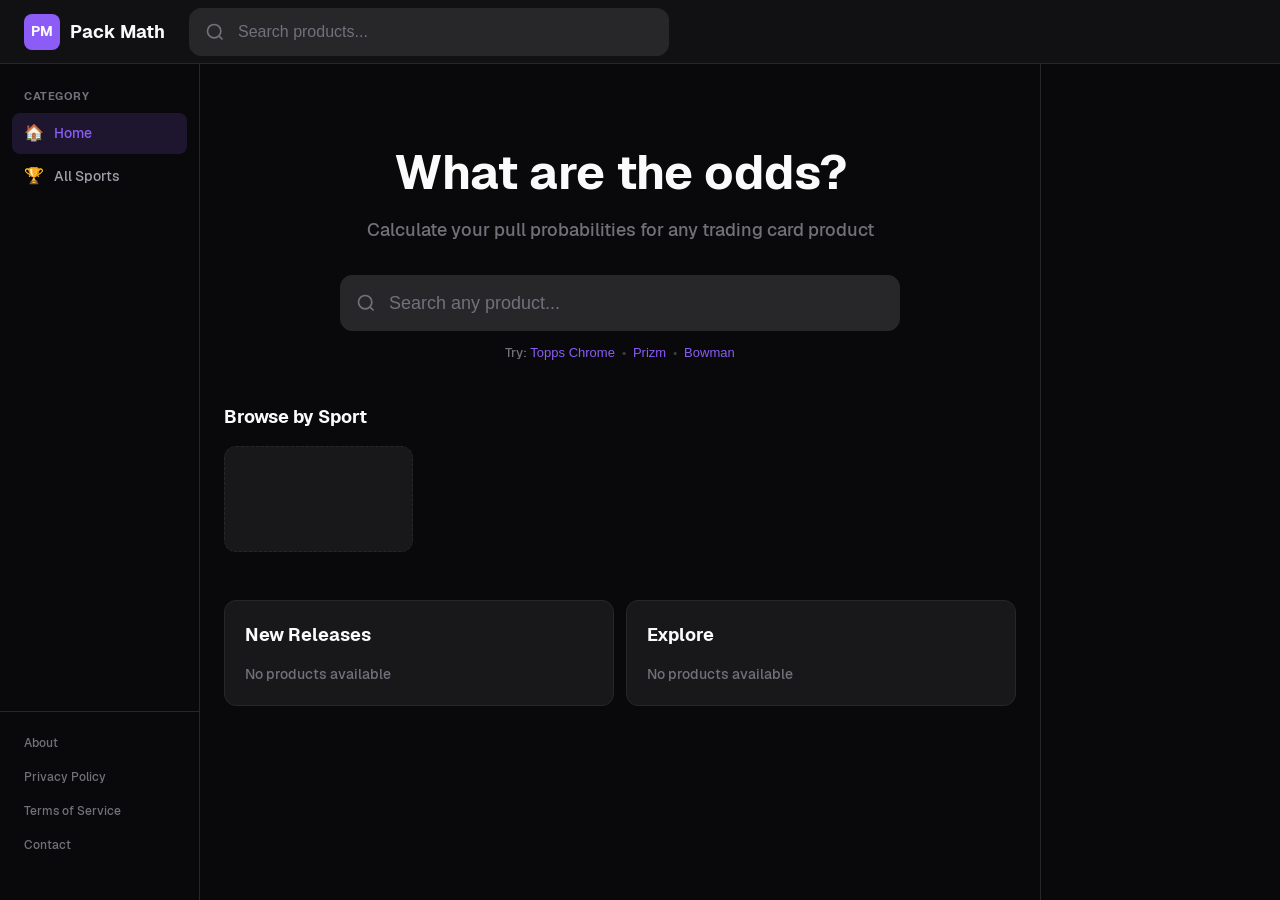
<file: index.html>
<!DOCTYPE html>
<html lang="en">
<head>
    <meta charset="UTF-8">
    <meta name="viewport" content="width=device-width, initial-scale=1.0">
    <title>Pack Math</title>
    <link rel="stylesheet" href="css/styles.css">
</head>
<body>
    <div class="app">
        <!-- Header -->
        <header class="header">
            <div class="header-content">
                <a href="#" class="logo" id="logoLink">
                    <span class="logo-icon">PM</span>
                    <span class="logo-text">Pack Math</span>
                </a>
                <div class="search-container header-search" id="searchContainer">
                    <svg class="search-icon" viewBox="0 0 24 24" fill="none" stroke="currentColor" stroke-width="2">
                        <circle cx="11" cy="11" r="8"/>
                        <path d="m21 21-4.35-4.35"/>
                    </svg>
                    <input type="text" class="search-input" id="headerSearchInput" placeholder="Search products..." autocomplete="off">
                    <div class="search-dropdown hidden" id="searchDropdown">
                        <!-- Populated by JS -->
                    </div>
                </div>
            </div>
        </header>

        <!-- Main Layout -->
        <div class="layout">
            <!-- Mobile Sport Pills (< 768px) -->
            <div class="mobile-nav" id="mobileNav">
                <div class="mobile-pills" id="mobileSportPills">
                    <!-- Populated by JS -->
                </div>
            </div>

            <!-- Left Sidebar - Category Navigation -->
            <aside class="sidebar-left" id="sidebarLeft">
                <nav class="sidebar-nav">
                    <div class="nav-section">
                        <div class="nav-section-title">Category</div>
                        <ul class="nav-list" id="sportNavList">
                            <!-- Populated by JS -->
                        </ul>
                    </div>
                </nav>
                <div class="sidebar-footer">
                    <a href="about.html" class="footer-link">About</a>
                    <a href="privacy.html" class="footer-link">Privacy Policy</a>
                    <a href="terms.html" class="footer-link">Terms of Service</a>
                    <a href="contact.html" class="footer-link">Contact</a>
                </div>
            </aside>

            <!-- Main Content -->
            <main class="main-content">
                <!-- Loading State -->
                <div id="loadingState" class="state-container">
                    <div class="state-icon loading-pulse">PM</div>
                    <p class="state-title">Loading</p>
                    <p class="state-description">Fetching product data...</p>
                </div>

                <!-- Error State -->
                <div id="errorState" class="state-container hidden">
                    <div class="state-icon">!</div>
                    <p class="state-title">Unable to Load Data</p>
                    <p class="state-description">Could not connect to the database. Please try again later.</p>
                </div>

                <!-- Landing View -->
                <div id="landingView" class="hidden">
                    <!-- Hero Section -->
                    <div class="landing-hero-section">
                        <h1 class="landing-headline">What are the odds?</h1>
                        <p class="landing-subheadline">Calculate your pull probabilities for any trading card product</p>
                        <div class="landing-search-wrapper">
                            <div class="search-container landing-search-box">
                                <svg class="search-icon" viewBox="0 0 24 24" fill="none" stroke="currentColor" stroke-width="2">
                                    <circle cx="11" cy="11" r="8"/>
                                    <path d="m21 21-4.35-4.35"/>
                                </svg>
                                <input type="text" class="search-input" id="landingSearchInput" placeholder="Search any product..." autocomplete="off">
                                <div class="search-dropdown hidden" id="landingSearchDropdown">
                                    <!-- Populated by JS -->
                                </div>
                            </div>
                            <div class="landing-search-hints">
                                Try: <button class="hint-link" onclick="quickSearch('Topps Chrome')">Topps Chrome</button> <span class="hint-sep">&bull;</span> <button class="hint-link" onclick="quickSearch('Prizm')">Prizm</button> <span class="hint-sep">&bull;</span> <button class="hint-link" onclick="quickSearch('Bowman')">Bowman</button>
                            </div>
                        </div>
                    </div>

                    <!-- Browse by Sport -->
                    <div class="landing-section">
                        <h2 class="landing-section-title">Browse by Sport</h2>
                        <div class="sport-cards" id="sportCards">
                            <!-- Populated by JS -->
                        </div>
                    </div>

                    <!-- New Releases & Explore -->
                    <div class="landing-columns">
                        <div class="landing-column">
                            <h2 class="landing-section-title">New Releases</h2>
                            <div class="product-list" id="newReleases">
                                <!-- Populated by JS -->
                            </div>
                        </div>
                        <div class="landing-column">
                            <h2 class="landing-section-title">Explore</h2>
                            <div class="product-list" id="exploreProducts">
                                <!-- Populated by JS -->
                            </div>
                        </div>
                    </div>
                </div>

                <!-- Sport Filter View (when a sport is selected) -->
                <div id="sportFilterView" class="hidden">
                    <div class="content-header">
                        <h2 class="content-title" id="sportFilterTitle">NBA Products</h2>
                    </div>
                    <div class="product-grid" id="sportFilterProducts"></div>
                </div>

                <!-- Search Results View -->
                <div id="searchView" class="hidden">
                    <div class="content-header">
                        <button class="back-btn" id="searchBackBtn">
                            <svg viewBox="0 0 24 24" fill="none" stroke="currentColor" stroke-width="2">
                                <path d="m15 18-6-6 6-6"/>
                            </svg>
                            Back
                        </button>
                        <span class="search-query" id="searchQueryDisplay"></span>
                    </div>
                    <p class="results-count" id="resultsCount"></p>
                    <div class="product-grid" id="searchResults"></div>
                </div>

                <!-- Product View -->
                <div id="productView" class="hidden">
                    <!-- Product Hero Card -->
                    <div class="product-hero" id="productHero"></div>

                    <!-- Checklist Stats (above tabs) -->
                    <div class="checklist-stats" id="checklistStats"></div>

                    <!-- Tabs Navigation -->
                    <div class="tabs" id="productTabs"></div>

                    <!-- Tab Content -->
                    <div class="tab-content" id="tabContent"></div>
                </div>
            </main>

            <!-- Right Sidebar -->
            <aside class="sidebar-right">
                <div class="sidebar-placeholder"></div>
                <div class="sidebar-placeholder"></div>
            </aside>
        </div>

        <!-- Mobile Footer -->
        <footer class="mobile-footer">
            <a href="about.html" class="mobile-footer-link">About</a>
            <span class="mobile-footer-sep">&bull;</span>
            <a href="privacy.html" class="mobile-footer-link">Privacy</a>
            <span class="mobile-footer-sep">&bull;</span>
            <a href="terms.html" class="mobile-footer-link">Terms</a>
            <span class="mobile-footer-sep">&bull;</span>
            <a href="contact.html" class="mobile-footer-link">Contact</a>
        </footer>
    </div>

    <script type="module" src="js/app.js"></script>
</body>
</html>
</file>
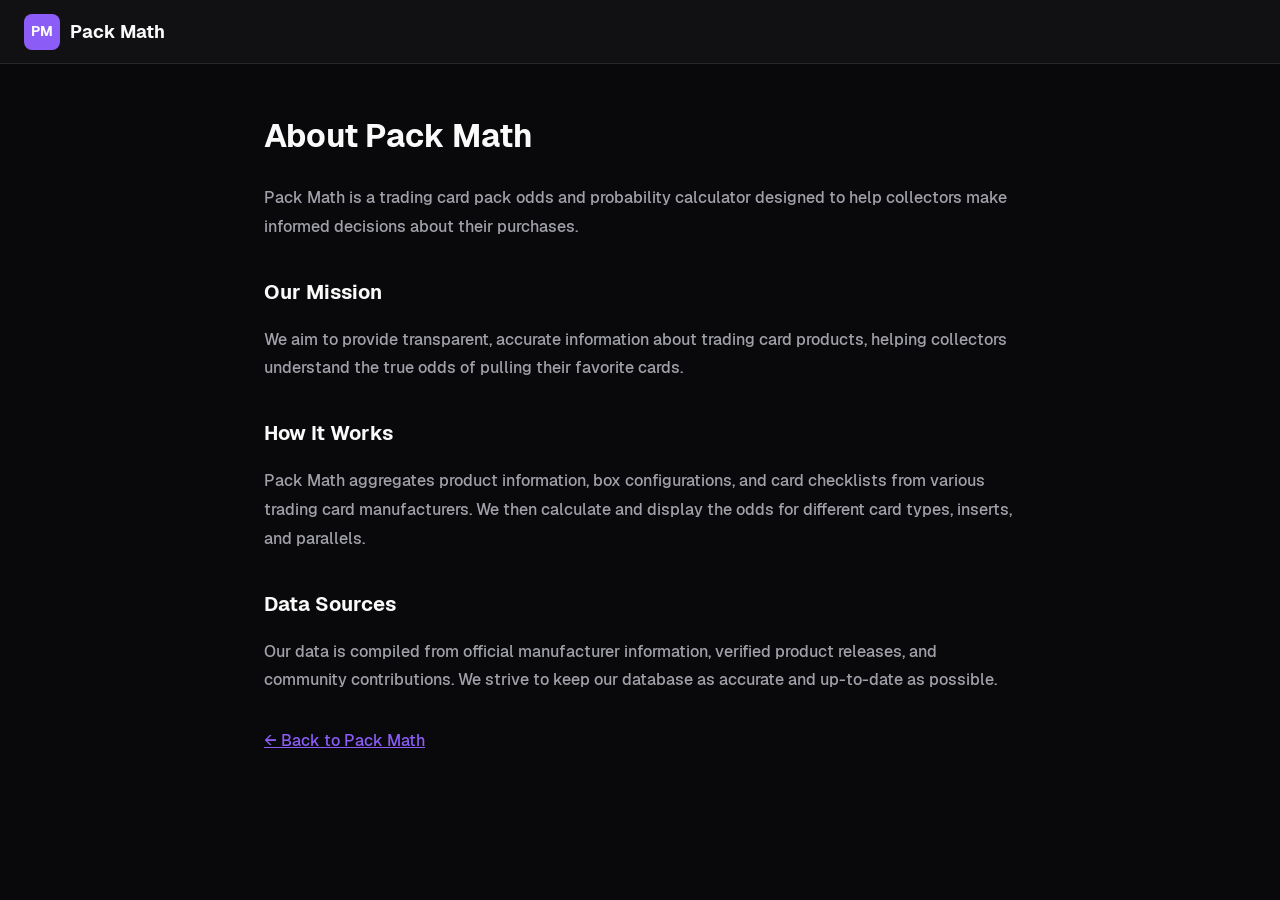
<file: about.html>
<!DOCTYPE html>
<html lang="en">
<head>
    <meta charset="UTF-8">
    <meta name="viewport" content="width=device-width, initial-scale=1.0">
    <title>About - Pack Math</title>
    <link rel="stylesheet" href="css/styles.css">
    <style>
        .page-container {
            max-width: 800px;
            margin: 0 auto;
            padding: 48px 24px;
        }
        .page-title {
            font-size: 2rem;
            font-weight: 700;
            margin-bottom: 24px;
        }
        .page-content {
            color: var(--text-secondary);
            line-height: 1.8;
        }
        .page-content p {
            margin-bottom: 16px;
        }
        .page-content h2 {
            font-size: 1.25rem;
            font-weight: 600;
            color: var(--text-primary);
            margin: 32px 0 16px;
        }
    </style>
</head>
<body>
    <div class="app">
        <!-- Header -->
        <header class="header">
            <div class="header-content">
                <a href="index.html" class="logo">
                    <span class="logo-icon">PM</span>
                    <span class="logo-text">Pack Math</span>
                </a>
            </div>
        </header>

        <!-- Page Content -->
        <div class="page-container">
            <h1 class="page-title">About Pack Math</h1>
            <div class="page-content">
                <p>Pack Math is a trading card pack odds and probability calculator designed to help collectors make informed decisions about their purchases.</p>

                <h2>Our Mission</h2>
                <p>We aim to provide transparent, accurate information about trading card products, helping collectors understand the true odds of pulling their favorite cards.</p>

                <h2>How It Works</h2>
                <p>Pack Math aggregates product information, box configurations, and card checklists from various trading card manufacturers. We then calculate and display the odds for different card types, inserts, and parallels.</p>

                <h2>Data Sources</h2>
                <p>Our data is compiled from official manufacturer information, verified product releases, and community contributions. We strive to keep our database as accurate and up-to-date as possible.</p>

                <p style="margin-top: 32px;"><a href="index.html" style="color: var(--accent);">&larr; Back to Pack Math</a></p>
            </div>
        </div>
    </div>
</body>
</html>
</file>
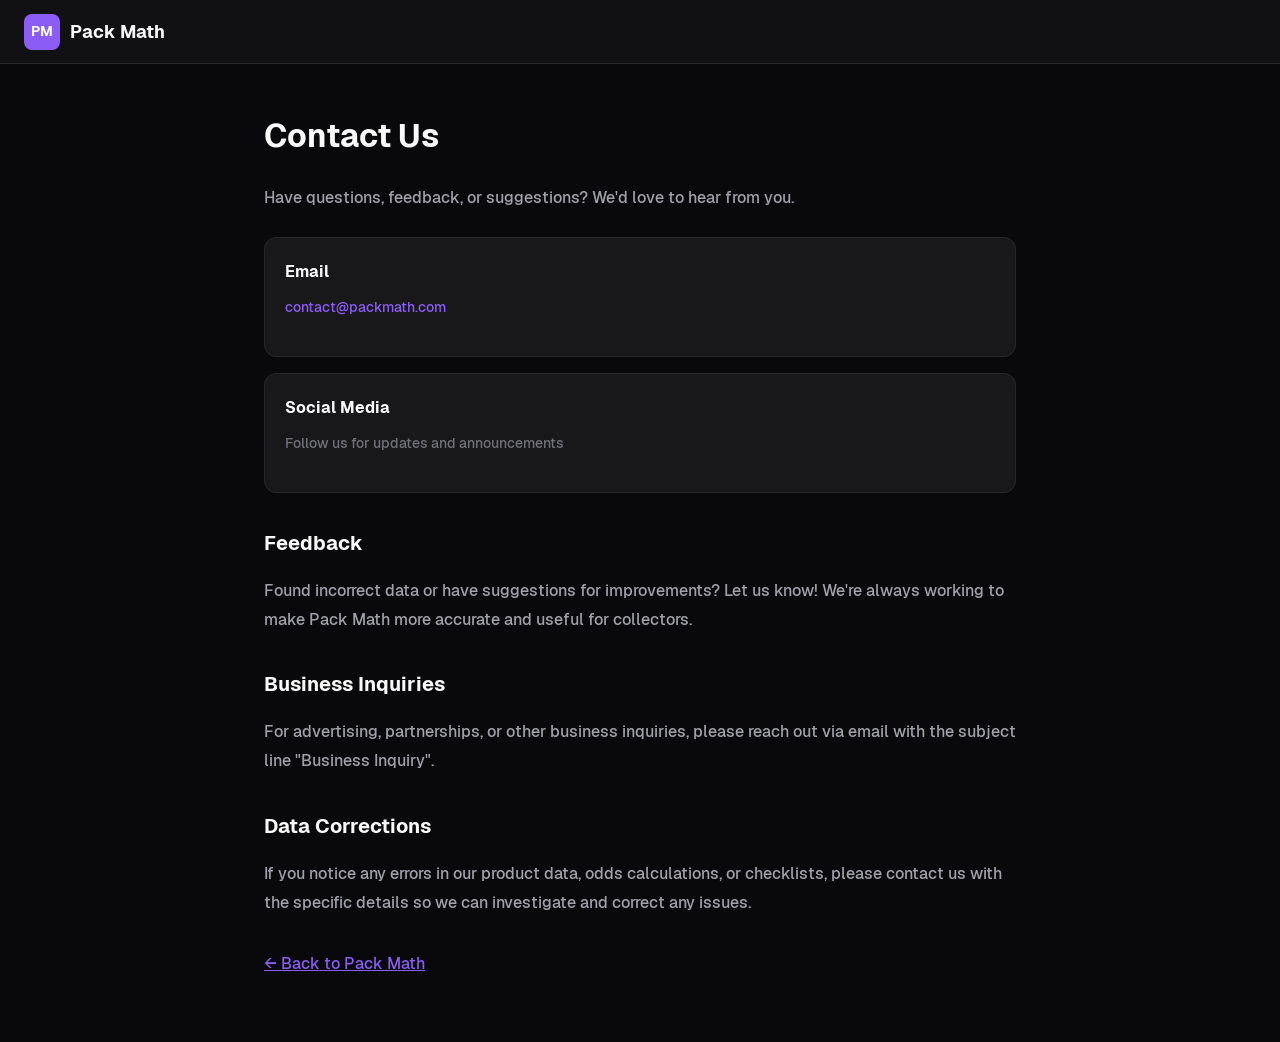
<file: contact.html>
<!DOCTYPE html>
<html lang="en">
<head>
    <meta charset="UTF-8">
    <meta name="viewport" content="width=device-width, initial-scale=1.0">
    <title>Contact - Pack Math</title>
    <link rel="stylesheet" href="css/styles.css">
    <style>
        .page-container {
            max-width: 800px;
            margin: 0 auto;
            padding: 48px 24px;
        }
        .page-title {
            font-size: 2rem;
            font-weight: 700;
            margin-bottom: 24px;
        }
        .page-content {
            color: var(--text-secondary);
            line-height: 1.8;
        }
        .page-content p {
            margin-bottom: 16px;
        }
        .page-content h2 {
            font-size: 1.25rem;
            font-weight: 600;
            color: var(--text-primary);
            margin: 32px 0 16px;
        }
        .contact-methods {
            display: grid;
            gap: 16px;
            margin: 24px 0;
        }
        .contact-method {
            background: var(--bg-card);
            border: 1px solid var(--border-color);
            border-radius: var(--radius);
            padding: 20px;
        }
        .contact-method-title {
            font-size: 1rem;
            font-weight: 600;
            color: var(--text-primary);
            margin-bottom: 8px;
        }
        .contact-method-text {
            font-size: 0.875rem;
            color: var(--text-muted);
        }
        .contact-method a {
            color: var(--accent);
            text-decoration: none;
        }
        .contact-method a:hover {
            text-decoration: underline;
        }
    </style>
</head>
<body>
    <div class="app">
        <!-- Header -->
        <header class="header">
            <div class="header-content">
                <a href="index.html" class="logo">
                    <span class="logo-icon">PM</span>
                    <span class="logo-text">Pack Math</span>
                </a>
            </div>
        </header>

        <!-- Page Content -->
        <div class="page-container">
            <h1 class="page-title">Contact Us</h1>
            <div class="page-content">
                <p>Have questions, feedback, or suggestions? We'd love to hear from you.</p>

                <div class="contact-methods">
                    <div class="contact-method">
                        <div class="contact-method-title">Email</div>
                        <p class="contact-method-text">
                            <a href="mailto:contact@packmath.com">contact@packmath.com</a>
                        </p>
                    </div>

                    <div class="contact-method">
                        <div class="contact-method-title">Social Media</div>
                        <p class="contact-method-text">
                            Follow us for updates and announcements
                        </p>
                    </div>
                </div>

                <h2>Feedback</h2>
                <p>Found incorrect data or have suggestions for improvements? Let us know! We're always working to make Pack Math more accurate and useful for collectors.</p>

                <h2>Business Inquiries</h2>
                <p>For advertising, partnerships, or other business inquiries, please reach out via email with the subject line "Business Inquiry".</p>

                <h2>Data Corrections</h2>
                <p>If you notice any errors in our product data, odds calculations, or checklists, please contact us with the specific details so we can investigate and correct any issues.</p>

                <p style="margin-top: 32px;"><a href="index.html" style="color: var(--accent);">&larr; Back to Pack Math</a></p>
            </div>
        </div>
    </div>
</body>
</html>
</file>
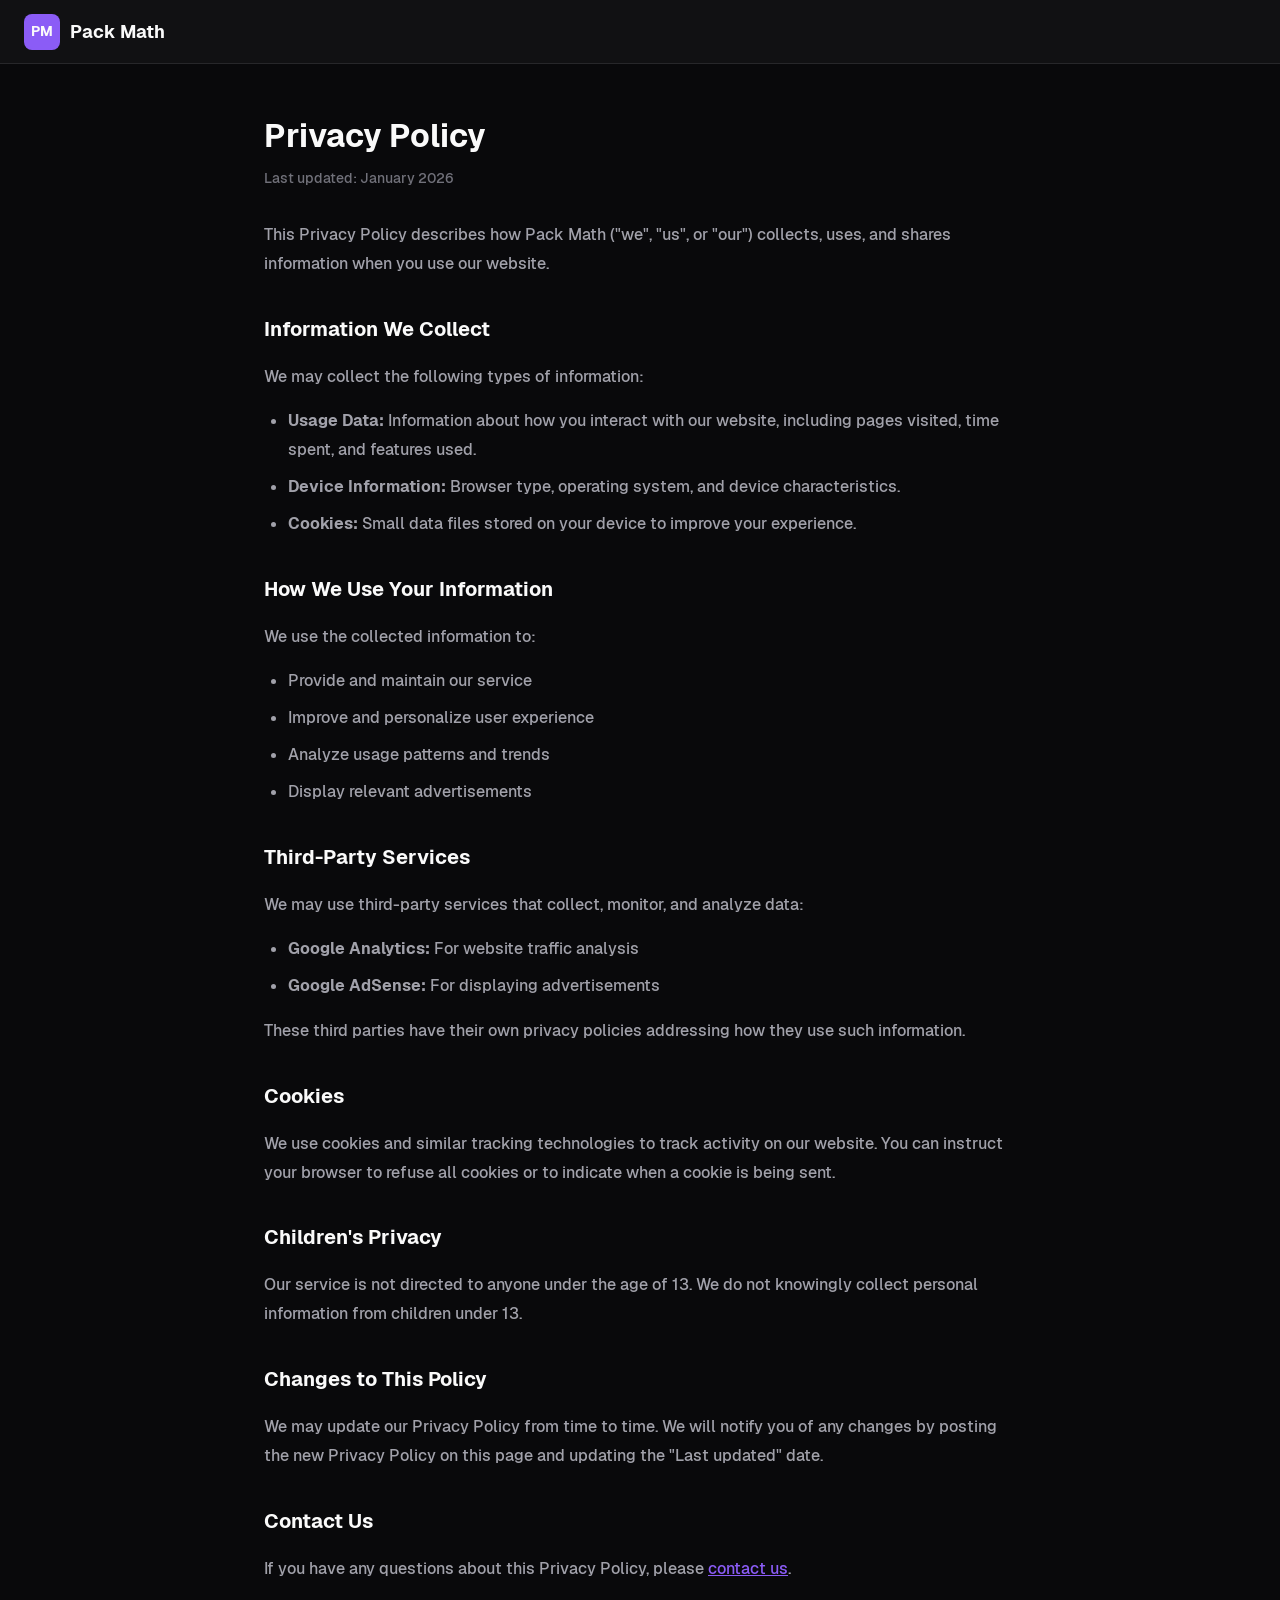
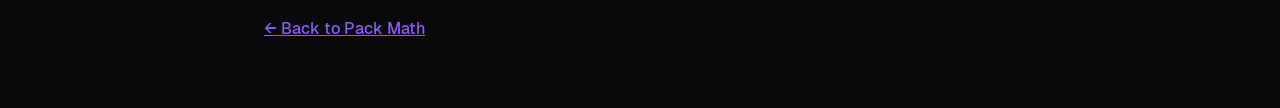
<file: privacy.html>
<!DOCTYPE html>
<html lang="en">
<head>
    <meta charset="UTF-8">
    <meta name="viewport" content="width=device-width, initial-scale=1.0">
    <title>Privacy Policy - Pack Math</title>
    <link rel="stylesheet" href="css/styles.css">
    <style>
        .page-container {
            max-width: 800px;
            margin: 0 auto;
            padding: 48px 24px;
        }
        .page-title {
            font-size: 2rem;
            font-weight: 700;
            margin-bottom: 8px;
        }
        .page-updated {
            font-size: 0.875rem;
            color: var(--text-muted);
            margin-bottom: 32px;
        }
        .page-content {
            color: var(--text-secondary);
            line-height: 1.8;
        }
        .page-content p {
            margin-bottom: 16px;
        }
        .page-content h2 {
            font-size: 1.25rem;
            font-weight: 600;
            color: var(--text-primary);
            margin: 32px 0 16px;
        }
        .page-content ul {
            margin-bottom: 16px;
            padding-left: 24px;
        }
        .page-content li {
            margin-bottom: 8px;
        }
    </style>
</head>
<body>
    <div class="app">
        <!-- Header -->
        <header class="header">
            <div class="header-content">
                <a href="index.html" class="logo">
                    <span class="logo-icon">PM</span>
                    <span class="logo-text">Pack Math</span>
                </a>
            </div>
        </header>

        <!-- Page Content -->
        <div class="page-container">
            <h1 class="page-title">Privacy Policy</h1>
            <p class="page-updated">Last updated: January 2026</p>
            <div class="page-content">
                <p>This Privacy Policy describes how Pack Math ("we", "us", or "our") collects, uses, and shares information when you use our website.</p>

                <h2>Information We Collect</h2>
                <p>We may collect the following types of information:</p>
                <ul>
                    <li><strong>Usage Data:</strong> Information about how you interact with our website, including pages visited, time spent, and features used.</li>
                    <li><strong>Device Information:</strong> Browser type, operating system, and device characteristics.</li>
                    <li><strong>Cookies:</strong> Small data files stored on your device to improve your experience.</li>
                </ul>

                <h2>How We Use Your Information</h2>
                <p>We use the collected information to:</p>
                <ul>
                    <li>Provide and maintain our service</li>
                    <li>Improve and personalize user experience</li>
                    <li>Analyze usage patterns and trends</li>
                    <li>Display relevant advertisements</li>
                </ul>

                <h2>Third-Party Services</h2>
                <p>We may use third-party services that collect, monitor, and analyze data:</p>
                <ul>
                    <li><strong>Google Analytics:</strong> For website traffic analysis</li>
                    <li><strong>Google AdSense:</strong> For displaying advertisements</li>
                </ul>
                <p>These third parties have their own privacy policies addressing how they use such information.</p>

                <h2>Cookies</h2>
                <p>We use cookies and similar tracking technologies to track activity on our website. You can instruct your browser to refuse all cookies or to indicate when a cookie is being sent.</p>

                <h2>Children's Privacy</h2>
                <p>Our service is not directed to anyone under the age of 13. We do not knowingly collect personal information from children under 13.</p>

                <h2>Changes to This Policy</h2>
                <p>We may update our Privacy Policy from time to time. We will notify you of any changes by posting the new Privacy Policy on this page and updating the "Last updated" date.</p>

                <h2>Contact Us</h2>
                <p>If you have any questions about this Privacy Policy, please <a href="contact.html" style="color: var(--accent);">contact us</a>.</p>

                <p style="margin-top: 32px;"><a href="index.html" style="color: var(--accent);">&larr; Back to Pack Math</a></p>
            </div>
        </div>
    </div>
</body>
</html>
</file>
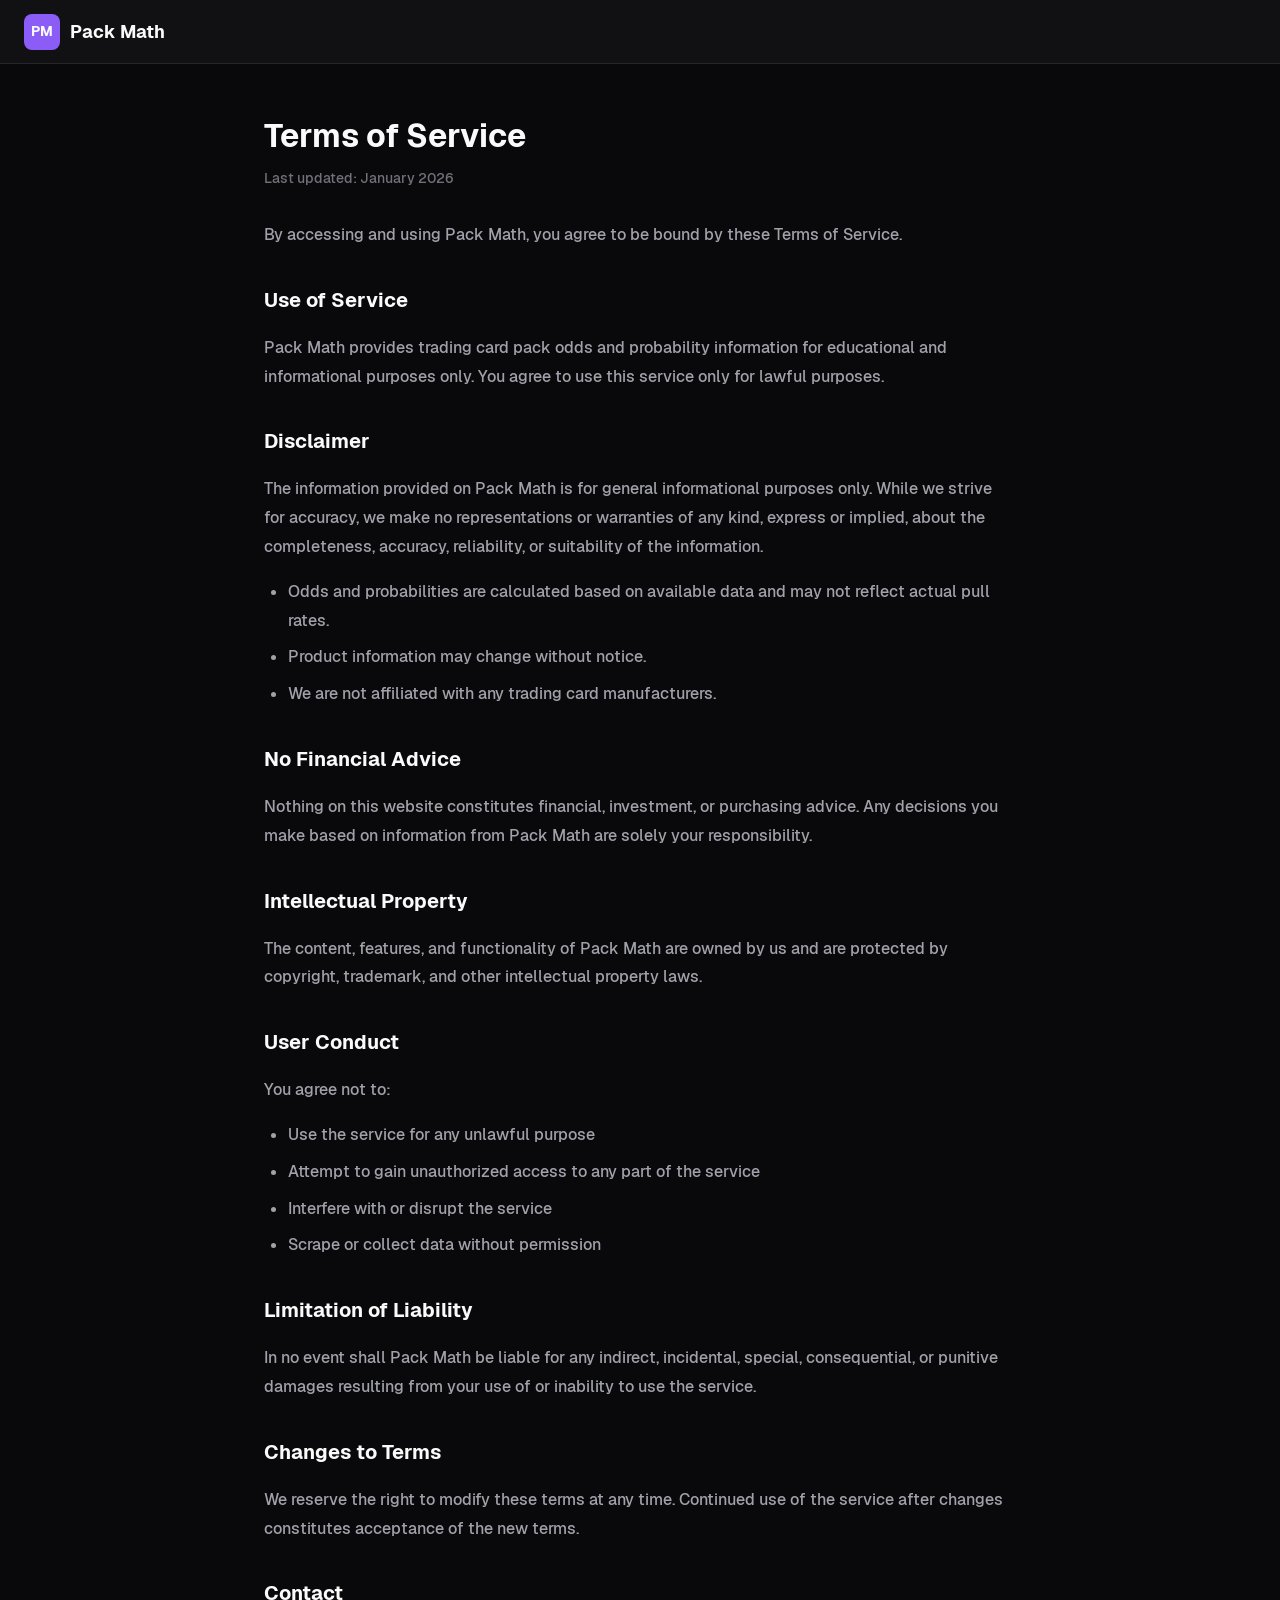
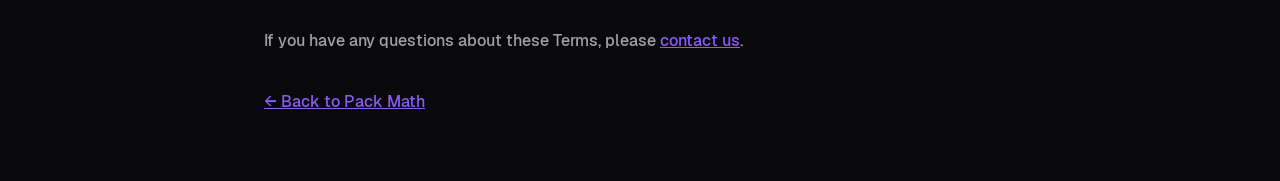
<file: terms.html>
<!DOCTYPE html>
<html lang="en">
<head>
    <meta charset="UTF-8">
    <meta name="viewport" content="width=device-width, initial-scale=1.0">
    <title>Terms of Service - Pack Math</title>
    <link rel="stylesheet" href="css/styles.css">
    <style>
        .page-container {
            max-width: 800px;
            margin: 0 auto;
            padding: 48px 24px;
        }
        .page-title {
            font-size: 2rem;
            font-weight: 700;
            margin-bottom: 8px;
        }
        .page-updated {
            font-size: 0.875rem;
            color: var(--text-muted);
            margin-bottom: 32px;
        }
        .page-content {
            color: var(--text-secondary);
            line-height: 1.8;
        }
        .page-content p {
            margin-bottom: 16px;
        }
        .page-content h2 {
            font-size: 1.25rem;
            font-weight: 600;
            color: var(--text-primary);
            margin: 32px 0 16px;
        }
        .page-content ul {
            margin-bottom: 16px;
            padding-left: 24px;
        }
        .page-content li {
            margin-bottom: 8px;
        }
    </style>
</head>
<body>
    <div class="app">
        <!-- Header -->
        <header class="header">
            <div class="header-content">
                <a href="index.html" class="logo">
                    <span class="logo-icon">PM</span>
                    <span class="logo-text">Pack Math</span>
                </a>
            </div>
        </header>

        <!-- Page Content -->
        <div class="page-container">
            <h1 class="page-title">Terms of Service</h1>
            <p class="page-updated">Last updated: January 2026</p>
            <div class="page-content">
                <p>By accessing and using Pack Math, you agree to be bound by these Terms of Service.</p>

                <h2>Use of Service</h2>
                <p>Pack Math provides trading card pack odds and probability information for educational and informational purposes only. You agree to use this service only for lawful purposes.</p>

                <h2>Disclaimer</h2>
                <p>The information provided on Pack Math is for general informational purposes only. While we strive for accuracy, we make no representations or warranties of any kind, express or implied, about the completeness, accuracy, reliability, or suitability of the information.</p>
                <ul>
                    <li>Odds and probabilities are calculated based on available data and may not reflect actual pull rates.</li>
                    <li>Product information may change without notice.</li>
                    <li>We are not affiliated with any trading card manufacturers.</li>
                </ul>

                <h2>No Financial Advice</h2>
                <p>Nothing on this website constitutes financial, investment, or purchasing advice. Any decisions you make based on information from Pack Math are solely your responsibility.</p>

                <h2>Intellectual Property</h2>
                <p>The content, features, and functionality of Pack Math are owned by us and are protected by copyright, trademark, and other intellectual property laws.</p>

                <h2>User Conduct</h2>
                <p>You agree not to:</p>
                <ul>
                    <li>Use the service for any unlawful purpose</li>
                    <li>Attempt to gain unauthorized access to any part of the service</li>
                    <li>Interfere with or disrupt the service</li>
                    <li>Scrape or collect data without permission</li>
                </ul>

                <h2>Limitation of Liability</h2>
                <p>In no event shall Pack Math be liable for any indirect, incidental, special, consequential, or punitive damages resulting from your use of or inability to use the service.</p>

                <h2>Changes to Terms</h2>
                <p>We reserve the right to modify these terms at any time. Continued use of the service after changes constitutes acceptance of the new terms.</p>

                <h2>Contact</h2>
                <p>If you have any questions about these Terms, please <a href="contact.html" style="color: var(--accent);">contact us</a>.</p>

                <p style="margin-top: 32px;"><a href="index.html" style="color: var(--accent);">&larr; Back to Pack Math</a></p>
            </div>
        </div>
    </div>
</body>
</html>
</file>
<file: css/styles.css>
/* ========================================
   Pack Math - StatMuse-Inspired Styles
   ======================================== */

/* Geist Fonts */
@font-face {
    font-family: 'Geist';
    src: url('../fonts/Geist-Medium.woff2') format('woff2');
    font-weight: 500;
    font-style: normal;
    font-display: swap;
}

@font-face {
    font-family: 'Geist';
    src: url('../fonts/Geist-Bold.woff2') format('woff2');
    font-weight: 700;
    font-style: normal;
    font-display: swap;
}

@font-face {
    font-family: 'Geist Mono';
    src: url('../fonts/GeistMono-Regular.woff2') format('woff2');
    font-weight: 400;
    font-style: normal;
    font-display: swap;
}

/* CSS Custom Properties */
:root {
    /* Accent colors */
    --accent: #8b5cf6;
    --accent-hover: #7c3aed;
    --accent-muted: rgba(139, 92, 246, 0.15);
    --accent-glow: rgba(139, 92, 246, 0.3);

    /* Dark theme colors */
    --bg-base: #09090b;
    --bg-elevated: #111113;
    --bg-card: #18181b;
    --bg-card-hover: #1f1f23;
    --bg-input: #27272a;
    --border-color: #27272a;
    --border-light: #3f3f46;

    /* Text colors */
    --text-primary: #fafafa;
    --text-secondary: #a1a1aa;
    --text-muted: #71717a;

    /* Status colors */
    --emerald: #10b981;
    --blue: #3b82f6;
    --amber: #f59e0b;
    --orange: #f97316;
    --red: #ef4444;
    --violet: #8b5cf6;

    /* Layout */
    --max-width: 1200px;
    --header-height: 64px;
    --radius: 12px;
    --radius-sm: 8px;
    --radius-lg: 16px;

    /* Transitions */
    --transition-fast: 150ms ease;
    --transition-normal: 250ms ease;
}

/* Reset & Base */
*, *::before, *::after {
    box-sizing: border-box;
    margin: 0;
    padding: 0;
}

html, body {
    height: 100%;
}

body {
    font-family: 'Geist', -apple-system, BlinkMacSystemFont, 'Segoe UI', Roboto, 'Helvetica Neue', Arial, sans-serif;
    background-color: var(--bg-base);
    color: var(--text-primary);
    line-height: 1.5;
}

/* ========================================
   App Layout
   ======================================== */

.app {
    min-height: 100vh;
    display: flex;
    flex-direction: column;
}

/* ========================================
   Header
   ======================================== */

.header {
    position: sticky;
    top: 0;
    height: var(--header-height);
    background: var(--bg-elevated);
    border-bottom: 1px solid var(--border-color);
    z-index: 100;
}

.header-content {
    width: 100%;
    max-width: 1400px;
    margin: 0 auto;
    height: 100%;
    padding: 0 24px;
    display: flex;
    align-items: center;
    gap: 24px;
}

@media (max-width: 640px) {
    .header-content {
        padding: 0 16px;
        gap: 12px;
    }
}

@media (max-width: 479px) {
    .header-content {
        padding: 0 12px;
        gap: 8px;
    }
}

/* Adaptive header widths to match layout */
@media (min-width: 768px) {
    .header-content {
        width: 768px;
    }
}

@media (min-width: 1024px) {
    .header-content {
        width: 1024px;
    }
}

@media (min-width: 1280px) {
    .header-content {
        width: 1280px;
    }
}

@media (min-width: 1400px) {
    .header-content {
        width: 1400px;
    }
}

.logo {
    display: flex;
    align-items: center;
    gap: 10px;
    text-decoration: none;
    color: var(--text-primary);
    font-weight: 700;
    font-size: 1.125rem;
    flex-shrink: 0;
}

.logo-icon {
    width: 36px;
    height: 36px;
    background: var(--accent);
    border-radius: var(--radius-sm);
    display: flex;
    align-items: center;
    justify-content: center;
    font-size: 0.875rem;
    font-weight: 700;
}

.logo-text {
    display: none;
}

@media (min-width: 640px) {
    .logo-text {
        display: inline;
    }
}

/* Header Search */
.header-search {
    flex: 1;
    max-width: 480px;
}

/* ========================================
   Search Input
   ======================================== */

.search-container {
    position: relative;
    width: 100%;
}

.search-icon {
    position: absolute;
    left: 16px;
    top: 50%;
    transform: translateY(-50%);
    width: 20px;
    height: 20px;
    color: var(--text-muted);
    pointer-events: none;
}

.search-input {
    width: 100%;
    height: 48px;
    padding: 0 16px 0 48px;
    background: var(--bg-input);
    border: 1px solid var(--border-color);
    border-radius: var(--radius);
    color: var(--text-primary);
    font-size: 1rem;
    transition: all var(--transition-fast);
}

.search-input::placeholder {
    color: var(--text-muted);
}

.search-input:focus {
    outline: none;
    border-color: var(--accent);
    box-shadow: 0 0 0 3px var(--accent-glow);
}

/* Landing Search - Larger */
.landing-search .search-input {
    height: 56px;
    font-size: 1.125rem;
}

/* ========================================
   Search Autocomplete Dropdown
   ======================================== */

.search-dropdown {
    position: absolute;
    top: 100%;
    left: 0;
    right: 0;
    margin-top: 4px;
    background: var(--bg-card);
    border: 1px solid var(--border-color);
    border-radius: var(--radius);
    box-shadow: 0 8px 24px rgba(0, 0, 0, 0.4);
    max-height: 400px;
    overflow-y: auto;
    z-index: 200;
}

.search-dropdown-item {
    padding: 12px 16px;
    cursor: pointer;
    border-bottom: 1px solid var(--border-color);
    transition: background var(--transition-fast);
}

.search-dropdown-item:last-child {
    border-bottom: none;
}

.search-dropdown-item:hover,
.search-dropdown-item.selected {
    background: var(--bg-card-hover);
}

.search-dropdown-item.selected {
    background: var(--accent-muted);
}

.search-item-name {
    font-size: 0.9375rem;
    font-weight: 500;
    color: var(--text-primary);
    margin-bottom: 2px;
}

.search-item-name mark {
    background: var(--accent-muted);
    color: var(--accent);
    padding: 0 2px;
    border-radius: 2px;
}

.search-item-meta {
    font-size: 0.75rem;
    color: var(--text-muted);
}

.search-no-results {
    padding: 16px;
    text-align: center;
    color: var(--text-muted);
    font-size: 0.875rem;
}

.search-hint {
    padding: 12px 16px;
    border-top: 1px solid var(--border-color);
    font-size: 0.75rem;
    color: var(--text-muted);
    display: flex;
    gap: 16px;
}

.search-hint kbd {
    background: var(--bg-input);
    padding: 2px 6px;
    border-radius: 4px;
    font-family: inherit;
    font-size: 0.6875rem;
}

/* ========================================
   Main Content
   ======================================== */

/* ========================================
   3-Column Layout (Adaptive)
   ======================================== */

.layout {
    display: grid;
    grid-template-columns: 1fr;
    grid-template-rows: auto 1fr;
    width: 100%;
    max-width: 1400px;
    margin: 0 auto;
    min-height: calc(100vh - var(--header-height));
}

/* Adaptive breakpoints - fixed widths */
@media (min-width: 768px) {
    .layout {
        grid-template-columns: 180px minmax(0, 1fr);
        grid-template-rows: 1fr;
        width: 768px;
    }
}

@media (min-width: 1024px) {
    .layout {
        grid-template-columns: 200px minmax(0, 1fr);
        width: 1024px;
    }
}

@media (min-width: 1280px) {
    .layout {
        grid-template-columns: 200px minmax(0, 1fr) 240px;
        width: 1280px;
    }
}

@media (min-width: 1400px) {
    .layout {
        width: 1400px;
    }
}

/* Mobile Navigation Pills */
.mobile-nav {
    grid-column: 1 / -1;
    grid-row: 1;
    padding: 12px 16px;
    border-bottom: 1px solid var(--border-color);
}

.mobile-pills {
    display: flex;
    flex-wrap: nowrap;
    gap: 8px;
    overflow-x: auto;
    -webkit-overflow-scrolling: touch;
    scrollbar-width: none;
    -ms-overflow-style: none;
}

.mobile-pills::-webkit-scrollbar {
    display: none;
}

.mobile-pill {
    flex-shrink: 0;
    padding: 8px 16px;
    background: var(--bg-card);
    border: 1px solid var(--border-color);
    border-radius: 9999px;
    color: var(--text-secondary);
    font-size: 0.875rem;
    font-weight: 500;
    cursor: pointer;
    transition: all var(--transition-fast);
    white-space: nowrap;
}

.mobile-pill:hover {
    background: var(--bg-card-hover);
    border-color: var(--border-light);
    color: var(--text-primary);
}

.mobile-pill.active {
    background: var(--accent-muted);
    border-color: var(--accent);
    color: var(--accent);
}

@media (min-width: 768px) {
    .mobile-nav {
        display: none;
    }
}

/* Left Sidebar */
.sidebar-left {
    display: none;
    border-right: 1px solid var(--border-color);
    padding: 24px 0;
    position: sticky;
    top: var(--header-height);
    height: calc(100vh - var(--header-height));
    overflow-y: auto;
    flex-direction: column;
}

@media (min-width: 768px) {
    .sidebar-left {
        display: flex;
    }
}

/* Sidebar Footer */
.sidebar-footer {
    margin-top: auto;
    padding: 16px 24px;
    border-top: 1px solid var(--border-color);
    display: flex;
    flex-direction: column;
    gap: 4px;
}

.footer-link {
    font-size: 0.75rem;
    color: var(--text-muted);
    text-decoration: none;
    padding: 6px 0;
    transition: color var(--transition-fast);
}

.footer-link:hover {
    color: var(--text-secondary);
}

/* Mobile Footer */
.mobile-footer {
    display: flex;
    justify-content: center;
    align-items: center;
    flex-wrap: wrap;
    gap: 8px;
    padding: 16px 24px;
    border-top: 1px solid var(--border-color);
    background: var(--bg-elevated);
}

.mobile-footer-link {
    font-size: 0.75rem;
    color: var(--text-muted);
    text-decoration: none;
    transition: color var(--transition-fast);
}

.mobile-footer-link:hover {
    color: var(--text-secondary);
}

.mobile-footer-sep {
    font-size: 0.75rem;
    color: var(--text-muted);
    opacity: 0.5;
}

@media (min-width: 768px) {
    .mobile-footer {
        display: none;
    }
}

/* Sidebar Navigation */
.sidebar-nav {
    padding: 0 12px;
}

.nav-section {
    margin-bottom: 24px;
}

.nav-section-title {
    padding: 0 12px 8px;
    font-size: 0.6875rem;
    font-weight: 600;
    color: var(--text-muted);
    text-transform: uppercase;
    letter-spacing: 0.05em;
}

.nav-list {
    list-style: none;
}

.nav-item {
    margin-bottom: 2px;
}

.nav-link {
    display: flex;
    align-items: center;
    gap: 10px;
    padding: 10px 12px;
    color: var(--text-secondary);
    text-decoration: none;
    font-size: 0.875rem;
    font-weight: 500;
    border-radius: var(--radius-sm);
    cursor: pointer;
    transition: all var(--transition-fast);
}

.nav-link:hover {
    background: var(--bg-card);
    color: var(--text-primary);
}

.nav-link.active {
    background: var(--accent-muted);
    color: var(--accent);
}

.nav-link-icon {
    width: 20px;
    height: 20px;
    display: flex;
    align-items: center;
    justify-content: center;
    font-size: 1rem;
}

.nav-link-count {
    margin-left: auto;
    font-size: 0.75rem;
    color: var(--text-muted);
}

/* Right Sidebar */
.sidebar-right {
    display: none;
    padding: 24px 16px;
    border-left: 1px solid var(--border-color);
}

@media (min-width: 1280px) {
    .sidebar-right {
        display: block;
    }
}

.sidebar-placeholder {
    height: 250px;
    margin-bottom: 16px;
}

/* Main Content Area */
.main-content {
    flex: 1;
    padding: 24px;
    min-width: 0;
}

@media (max-width: 640px) {
    .main-content {
        padding: 16px;
    }
}

@media (max-width: 479px) {
    .main-content {
        padding: 12px;
    }
}

.main {
    flex: 1;
    width: 100%;
}

/* ========================================
   Content Header (Views)
   ======================================== */

.content-header {
    display: flex;
    align-items: center;
    gap: 16px;
    margin-bottom: 24px;
}

.content-title {
    font-size: 1.5rem;
    font-weight: 700;
    color: var(--text-primary);
}

/* ========================================
   State Containers (Loading, Error)
   ======================================== */

.state-container {
    display: flex;
    flex-direction: column;
    align-items: center;
    justify-content: center;
    min-height: calc(100vh - var(--header-height));
    padding: 40px 24px;
    text-align: center;
}

.state-icon {
    width: 80px;
    height: 80px;
    background: var(--bg-card);
    border-radius: var(--radius-lg);
    display: flex;
    align-items: center;
    justify-content: center;
    font-size: 2rem;
    font-weight: 700;
    color: var(--accent);
    margin-bottom: 24px;
}

.state-title {
    font-size: 1.5rem;
    font-weight: 600;
    margin-bottom: 8px;
}

.state-description {
    color: var(--text-muted);
    max-width: 320px;
}

.loading-pulse {
    animation: pulse 1.5s ease-in-out infinite;
}

@keyframes pulse {
    0%, 100% { opacity: 0.5; }
    50% { opacity: 1; }
}

/* ========================================
   Landing Page
   ======================================== */

/* Hero Section */
.landing-hero-section {
    text-align: center;
    padding: 48px 0 40px;
}

.landing-headline {
    font-size: 2.5rem;
    font-weight: 700;
    color: var(--text-primary);
    margin-bottom: 8px;
}

@media (min-width: 768px) {
    .landing-headline {
        font-size: 3rem;
    }
}

.landing-subheadline {
    font-size: 1rem;
    color: var(--text-muted);
    margin-bottom: 32px;
}

@media (min-width: 768px) {
    .landing-subheadline {
        font-size: 1.125rem;
    }
}

.landing-search-wrapper {
    max-width: 560px;
    margin: 0 auto;
}

.landing-search-box .search-input {
    height: 56px;
    font-size: 1.125rem;
}

.landing-search-hints {
    margin-top: 12px;
    font-size: 0.8125rem;
    color: var(--text-muted);
}

.hint-link {
    background: none;
    border: none;
    color: var(--accent);
    cursor: pointer;
    font-size: inherit;
    padding: 0;
    transition: color var(--transition-fast);
}

.hint-link:hover {
    color: var(--accent-hover);
    text-decoration: underline;
}

.hint-sep {
    margin: 0 4px;
    opacity: 0.5;
}

/* Landing Sections */
.landing-section {
    margin-bottom: 40px;
}

.landing-section-title {
    font-size: 1.125rem;
    font-weight: 600;
    color: var(--text-primary);
    margin-bottom: 16px;
}

/* Sport Cards Grid */
.sport-cards {
    display: grid;
    grid-template-columns: repeat(3, 1fr);
    gap: 12px;
}

@media (min-width: 768px) {
    .sport-cards {
        grid-template-columns: repeat(4, 1fr);
    }
}

.sport-card {
    display: flex;
    flex-direction: column;
    align-items: center;
    justify-content: center;
    aspect-ratio: 16 / 9;
    background: var(--bg-card);
    border: 1px solid var(--border-color);
    border-radius: var(--radius);
    cursor: pointer;
    transition: all var(--transition-fast);
}

.sport-card:hover {
    background: var(--bg-card-hover);
    border-color: var(--border-light);
    transform: translateY(-2px);
}

.sport-card-icon {
    font-size: 2rem;
    margin-bottom: 8px;
}

.sport-card-name {
    font-size: 0.875rem;
    font-weight: 600;
    color: var(--text-primary);
    margin-bottom: 2px;
}

.sport-card-logo {
    max-width: 60%;
    max-height: 50%;
    object-fit: contain;
}

.sport-card-count {
    font-size: 0.75rem;
    color: var(--text-muted);
}

.sport-card-placeholder {
    grid-column: 1 / -1;
    aspect-ratio: 16 / 9;
    background: var(--bg-card);
    border: 1px dashed var(--border-color);
    border-radius: var(--radius);
}

@media (min-width: 768px) {
    .sport-card-placeholder {
        grid-column: auto;
    }
}

/* Landing Columns */
.landing-columns {
    display: grid;
    grid-template-columns: 1fr;
    gap: 24px;
}

@media (min-width: 768px) {
    .landing-columns {
        grid-template-columns: 1fr 1fr;
        gap: 12px;
    }
}

.landing-column {
    min-width: 0;
    padding: 20px;
    background: var(--bg-card);
    border: 1px solid var(--border-color);
    border-radius: var(--radius);
}

/* Product List Grid (compact cards) */
.product-list-grid {
    display: grid;
    grid-template-columns: repeat(2, 1fr);
    gap: 12px;
}

.product-list-card {
    position: relative;
    overflow: hidden;
    padding: 16px;
    background: var(--bg-card);
    border: 1px solid var(--border-color);
    border-radius: var(--radius);
    cursor: pointer;
    transition: all var(--transition-fast);
}

.product-list-card:hover {
    background: var(--bg-card-hover);
    border-color: var(--border-light);
    transform: translateY(-2px);
}

.product-list-watermark {
    position: absolute;
    right: -10px;
    bottom: -10px;
    height: 64px;
    width: auto;
    opacity: 0.08;
    pointer-events: none;
}

.product-list-card:hover .product-list-watermark {
    opacity: 0.12;
}

.product-list-card-content {
    position: relative;
    z-index: 1;
}

.product-list-card-name {
    font-size: 0.85rem;
    font-weight: 500;
    color: var(--text-primary);
    line-height: 1.4;
    margin-bottom: 4px;
}

.product-list-card-meta {
    font-size: 0.75rem;
    color: var(--text-muted);
}

/* Legacy landing styles */
.landing {
    max-width: var(--max-width);
    margin: 0 auto;
    padding: 24px;
}

.landing-search {
    width: 100%;
    max-width: 560px;
}

/* Sport Pills */
.sport-pills {
    display: flex;
    justify-content: center;
    flex-wrap: wrap;
    gap: 8px;
    margin-bottom: 48px;
}

.sport-pill {
    padding: 10px 20px;
    background: var(--bg-card);
    border: 1px solid var(--border-color);
    border-radius: 9999px;
    color: var(--text-secondary);
    font-size: 0.875rem;
    font-weight: 500;
    cursor: pointer;
    transition: all var(--transition-fast);
}

.sport-pill:hover {
    background: var(--bg-card-hover);
    border-color: var(--border-light);
    color: var(--text-primary);
}

.sport-pill.active {
    background: var(--accent-muted);
    border-color: var(--accent);
    color: var(--accent);
}

/* Section Title */
.section-title {
    font-size: 1.25rem;
    font-weight: 700;
    margin-bottom: 20px;
    color: var(--text-primary);
}

.landing-section {
    margin-bottom: 48px;
}

/* ========================================
   Product Grid & Cards
   ======================================== */

.product-grid {
    display: grid;
    grid-template-columns: repeat(1, 1fr);
    gap: 16px;
}

@media (min-width: 640px) {
    .product-grid {
        grid-template-columns: repeat(2, 1fr);
    }
}

@media (min-width: 900px) {
    .product-grid {
        grid-template-columns: repeat(3, 1fr);
    }
}

@media (min-width: 1100px) {
    .product-grid {
        grid-template-columns: repeat(4, 1fr);
    }
}

.product-card {
    position: relative;
    overflow: hidden;
    background: var(--bg-card);
    border: 1px solid var(--border-color);
    border-radius: var(--radius);
    padding: 16px;
    cursor: pointer;
    transition: all var(--transition-fast);
}

.product-card:hover {
    background: var(--bg-card-hover);
    border-color: var(--border-light);
    transform: translateY(-2px);
}

.product-card-watermark {
    position: absolute;
    right: -10px;
    bottom: -10px;
    height: 64px;
    width: auto;
    opacity: 0.08;
    pointer-events: none;
}

.product-card:hover .product-card-watermark {
    opacity: 0.12;
}

.product-card-content {
    position: relative;
    z-index: 1;
}

.product-card-name {
    font-size: 0.85rem;
    font-weight: 500;
    color: var(--text-primary);
    line-height: 1.4;
    margin-bottom: 4px;
}

.product-card-meta {
    font-size: 0.75rem;
    color: var(--text-muted);
}

/* ========================================
   Search Results Page
   ======================================== */

.search-results {
    max-width: var(--max-width);
    margin: 0 auto;
    padding: 24px;
}

.search-header {
    display: flex;
    align-items: center;
    gap: 16px;
    margin-bottom: 8px;
}

.back-btn {
    display: flex;
    align-items: center;
    gap: 6px;
    padding: 8px 12px;
    background: transparent;
    border: 1px solid var(--border-color);
    border-radius: var(--radius-sm);
    color: var(--text-secondary);
    font-size: 0.875rem;
    cursor: pointer;
    transition: all var(--transition-fast);
}

.back-btn:hover {
    background: var(--bg-card);
    border-color: var(--border-light);
    color: var(--text-primary);
}

.back-btn svg {
    width: 16px;
    height: 16px;
}

.search-query {
    font-size: 1.25rem;
    font-weight: 600;
    color: var(--text-primary);
}

.results-count {
    color: var(--text-muted);
    font-size: 0.875rem;
    margin-bottom: 24px;
}

/* ========================================
   Product Page
   ======================================== */

.product-page {
    max-width: var(--max-width);
    margin: 0 auto;
    padding: 24px;
}

.product-header {
    margin-bottom: 16px;
}

/* Product Hero Card */
.product-hero {
    margin-bottom: 24px;
}

.hero-toolbar {
    display: flex;
    justify-content: space-between;
    align-items: center;
    gap: 16px;
    margin-bottom: 16px;
}

.hero-toolbar .back-btn {
    margin: 0;
}

.hero-info {
    text-align: center;
}

.hero-name {
    font-size: 1.5rem;
    font-weight: 700;
    margin-bottom: 4px;
}

.hero-meta {
    color: var(--text-muted);
    font-size: 0.875rem;
}

.hero-name-link {
    color: var(--text-primary);
    text-decoration: none;
    transition: color var(--transition-fast);
}

.hero-name-link:hover {
    color: var(--accent);
    text-decoration: underline;
}

.hero-release {
    color: var(--text-secondary);
    font-size: 0.8125rem;
    margin-top: 4px;
}

.hero-brand-logo,
.hero-sport-logo {
    height: 14px;
    width: auto;
    vertical-align: middle;
}

.hero-brand-logo {
    filter: brightness(0) invert(1);
    opacity: 0.9;
}

.hero-config-select {
    display: flex;
    align-items: center;
    gap: 10px;
}

.config-label {
    font-size: 0.75rem;
    color: var(--text-muted);
    text-transform: uppercase;
    letter-spacing: 0.05em;
}

.config-select {
    padding: 10px 36px 10px 14px;
    background: linear-gradient(145deg, var(--bg-card-hover), var(--bg-input));
    border: 1px solid var(--accent-muted);
    border-radius: var(--radius-sm);
    color: var(--text-primary);
    font-size: 0.875rem;
    font-weight: 500;
    cursor: pointer;
    appearance: none;
    background-image: url("data:image/svg+xml,%3Csvg xmlns='http://www.w3.org/2000/svg' width='12' height='12' viewBox='0 0 24 24' fill='none' stroke='%238b5cf6' stroke-width='2'%3E%3Cpolyline points='6 9 12 15 18 9'%3E%3C/polyline%3E%3C/svg%3E");
    background-repeat: no-repeat;
    background-position: right 12px center;
    transition: all var(--transition-fast);
    box-shadow: 0 0 0 1px rgba(139, 92, 246, 0.1);
}

.config-select:hover {
    border-color: var(--accent);
    box-shadow: 0 0 12px var(--accent-glow);
}

.config-select:focus {
    outline: none;
    border-color: var(--accent);
    box-shadow: 0 0 0 3px var(--accent-glow);
}

.hero-details {
    display: flex;
    gap: 12px;
    padding: 16px;
    background: var(--bg-base);
    border-radius: var(--radius-sm);
    margin-bottom: 20px;
    flex-wrap: wrap;
}

.hero-detail {
    flex: 1;
    min-width: 80px;
    text-align: center;
}

.hero-detail-value {
    font-size: 1.25rem;
    font-weight: 700;
    color: var(--text-primary);
}

.hero-detail-label {
    font-size: 0.6875rem;
    color: var(--text-muted);
    text-transform: uppercase;
    letter-spacing: 0.05em;
}

.hero-stats {
    display: grid;
    grid-template-columns: repeat(auto-fit, minmax(100px, 1fr));
    gap: 12px;
}

.hero-stat {
    text-align: center;
    padding: 12px;
    background: var(--bg-base);
    border-radius: var(--radius-sm);
}

.hero-stat-value {
    font-size: 1.5rem;
    font-weight: 700;
}

.hero-stat-label {
    font-size: 0.6875rem;
    color: var(--text-muted);
    text-transform: uppercase;
}

.hero-stat.parallels .hero-stat-value { color: var(--text-primary); }
.hero-stat.inserts .hero-stat-value { color: var(--blue); }
.hero-stat.autos .hero-stat-value { color: var(--amber); }
.hero-stat.relics .hero-stat-value { color: var(--emerald); }

/* Hero Mobile Responsive */
@media (max-width: 640px) {
    .product-page {
        padding: 16px;
    }

    .hero-toolbar {
        flex-wrap: wrap;
    }

    .hero-config-select {
        flex-wrap: wrap;
        gap: 8px;
    }

    .config-select {
        min-width: 0;
        flex: 1;
    }

    .hero-name {
        font-size: 1.25rem;
    }

    .hero-details {
        padding: 12px;
        gap: 8px;
    }

    .hero-detail {
        min-width: 70px;
    }

    .hero-detail-value {
        font-size: 1rem;
    }
}

@media (max-width: 479px) {
    .product-page {
        padding: 12px;
    }

    .hero-toolbar {
        flex-direction: column;
        align-items: stretch;
        gap: 12px;
    }

    .hero-config-select {
        width: 100%;
        justify-content: center;
    }

    .config-select {
        width: 100%;
        text-align: center;
    }

    .hero-details {
        flex-direction: column;
    }

    .hero-detail {
        width: 100%;
        flex-direction: row;
        justify-content: space-between;
        text-align: left;
        padding: 8px 0;
        border-bottom: 1px solid var(--border-color);
    }

    .hero-detail:last-child {
        border-bottom: none;
    }
}

/* ========================================
   Tabs
   ======================================== */

.tabs {
    display: flex;
    gap: 6px;
    padding: 6px;
    background: var(--bg-card);
    border: 1px solid var(--border-color);
    border-radius: var(--radius);
    margin-bottom: 24px;
    overflow-x: auto;
}

.tab {
    flex: 1;
    min-width: 100px;
    padding: 14px 20px;
    background: transparent;
    border: 1px solid transparent;
    border-radius: var(--radius-sm);
    color: var(--text-muted);
    font-size: 0.9rem;
    font-weight: 500;
    cursor: pointer;
    transition: all var(--transition-fast);
    white-space: nowrap;
    position: relative;
}

.tab:hover {
    color: var(--text-secondary);
    background: var(--bg-card-hover);
    border-color: var(--border-color);
}

.tab.active {
    background: linear-gradient(145deg, var(--bg-input), var(--bg-card-hover));
    border-color: var(--accent-muted);
    color: var(--text-primary);
    box-shadow: 0 2px 8px rgba(0, 0, 0, 0.2);
}

.tab.active::after {
    content: '';
    position: absolute;
    bottom: -6px;
    left: 50%;
    transform: translateX(-50%);
    width: 40%;
    height: 2px;
    background: var(--accent);
    border-radius: 1px;
}

/* Tabs Mobile Responsive */
@media (max-width: 640px) {
    .tabs {
        gap: 4px;
        padding: 4px;
        -webkit-overflow-scrolling: touch;
        scrollbar-width: none;
        -ms-overflow-style: none;
    }

    .tabs::-webkit-scrollbar {
        display: none;
    }

    .tab {
        flex: 0 0 auto;
        min-width: 80px;
        padding: 10px 14px;
        font-size: 0.8125rem;
    }
}

@media (max-width: 479px) {
    .tab {
        min-width: 70px;
        padding: 10px 12px;
        font-size: 0.75rem;
    }
}

/* ========================================
   Tab Content
   ======================================== */

.tab-content {
    min-height: 400px;
}

/* Widget Styles (for tab content) */
.widget {
    background: var(--bg-card);
    border: 1px solid var(--border-color);
    border-radius: var(--radius);
    margin-bottom: 16px;
    overflow: hidden;
}

.widget-header {
    padding: 16px;
    border-bottom: 1px solid var(--border-color);
    display: flex;
    align-items: center;
    justify-content: space-between;
}

.widget-title {
    font-size: 0.875rem;
    font-weight: 600;
}

.widget-badge {
    font-size: 0.6875rem;
    padding: 4px 8px;
    background: var(--accent-muted);
    color: var(--accent);
    border-radius: 9999px;
}

.widget-content {
    padding: 16px;
}

/* Widget Grid */
.widget-grid {
    display: grid;
    grid-template-columns: repeat(1, 1fr);
    gap: 16px;
}

@media (min-width: 768px) {
    .widget-grid {
        grid-template-columns: repeat(2, 1fr);
    }
}

@media (min-width: 1100px) {
    .widget-grid {
        grid-template-columns: repeat(3, 1fr);
    }
}

/* Full width widget */
.widget-full {
    grid-column: 1 / -1;
}

/* ========================================
   Data Tables
   ======================================== */

.data-table {
    width: 100%;
    border-collapse: collapse;
    font-size: 0.8125rem;
}

.data-table th {
    text-align: left;
    padding: 12px 8px;
    color: var(--text-muted);
    font-weight: 500;
    font-size: 0.75rem;
    border-bottom: 1px solid var(--border-color);
    position: sticky;
    top: 0;
    background: var(--bg-card);
}

.data-table td {
    padding: 10px 8px;
    border-bottom: 1px solid var(--border-color);
    color: var(--text-secondary);
}

.data-table tr:hover td {
    background: var(--bg-card-hover);
}

.data-table .mono {
    font-family: 'SF Mono', Monaco, 'Courier New', monospace;
}

/* Table scrollable container */
.table-scroll {
    max-height: 500px;
    overflow-y: auto;
    border-radius: var(--radius-sm);
}

/* ========================================
   Sub-tabs (for Compare view)
   ======================================== */

.sub-tabs {
    display: flex;
    gap: 4px;
    padding: 4px;
    background: var(--bg-base);
    border-radius: var(--radius-sm);
    margin-bottom: 16px;
    flex-wrap: wrap;
}

.sub-tab {
    padding: 8px 16px;
    background: transparent;
    border: none;
    border-radius: 6px;
    color: var(--text-muted);
    font-size: 0.8125rem;
    font-weight: 500;
    cursor: pointer;
    transition: all var(--transition-fast);
}

.sub-tab:hover {
    color: var(--text-secondary);
}

.sub-tab.active {
    background: var(--bg-input);
    color: var(--text-primary);
}

.sub-tab-count {
    margin-left: 4px;
    opacity: 0.6;
}

/* ========================================
   Form Elements
   ======================================== */

.form-select {
    width: 100%;
    padding: 10px 12px;
    background: var(--bg-input);
    border: 1px solid var(--border-color);
    border-radius: var(--radius-sm);
    color: var(--text-primary);
    font-size: 0.875rem;
    cursor: pointer;
    appearance: none;
    background-image: url("data:image/svg+xml,%3Csvg xmlns='http://www.w3.org/2000/svg' width='12' height='12' viewBox='0 0 24 24' fill='none' stroke='%2371717a' stroke-width='2'%3E%3Cpolyline points='6 9 12 15 18 9'%3E%3C/polyline%3E%3C/svg%3E");
    background-repeat: no-repeat;
    background-position: right 12px center;
    padding-right: 36px;
}

.form-select:focus {
    outline: none;
    border-color: var(--accent);
}

.form-input {
    width: 100%;
    padding: 10px 12px;
    background: var(--bg-input);
    border: 1px solid var(--border-color);
    border-radius: var(--radius-sm);
    color: var(--text-primary);
    font-size: 0.875rem;
}

.form-input:focus {
    outline: none;
    border-color: var(--accent);
}

.form-checkbox {
    accent-color: var(--accent);
}

/* ========================================
   Tags & Badges
   ======================================== */

.tag {
    display: inline-flex;
    align-items: center;
    padding: 4px 8px;
    border-radius: 4px;
    font-size: 0.6875rem;
    font-weight: 500;
}

.tag-ssp {
    background: rgba(249, 115, 22, 0.2);
    color: var(--orange);
}

.tag-rc {
    background: rgba(249, 115, 22, 0.2);
    color: var(--orange);
}

/* ========================================
   Rarity Colors
   ======================================== */

.rarity-common { color: var(--emerald); }
.rarity-uncommon { color: var(--blue); }
.rarity-rare { color: var(--violet); }
.rarity-chase { color: var(--orange); }

.rarity-bg-common { background: rgba(16, 185, 129, 0.1); border-color: rgba(16, 185, 129, 0.3); }
.rarity-bg-uncommon { background: rgba(59, 130, 246, 0.1); border-color: rgba(59, 130, 246, 0.3); }
.rarity-bg-rare { background: rgba(139, 92, 246, 0.1); border-color: rgba(139, 92, 246, 0.3); }
.rarity-bg-chase { background: rgba(249, 115, 22, 0.1); border-color: rgba(249, 115, 22, 0.3); }

/* ========================================
   Empty States
   ======================================== */

.empty-state {
    text-align: center;
    padding: 48px 24px;
    color: var(--text-muted);
}

.empty-state-icon {
    font-size: 3rem;
    margin-bottom: 16px;
}

.empty-state-text {
    font-size: 0.875rem;
}

/* ========================================
   Utility Classes
   ======================================== */

.hidden {
    display: none !important;
}

.text-center {
    text-align: center;
}

.text-muted {
    color: var(--text-muted);
}

.text-sm {
    font-size: 0.875rem;
}

.text-xs {
    font-size: 0.75rem;
}

.font-mono {
    font-family: 'SF Mono', Monaco, 'Courier New', monospace;
}

.font-bold {
    font-weight: 700;
}

.mt-2 { margin-top: 8px; }
.mt-4 { margin-top: 16px; }
.mb-2 { margin-bottom: 8px; }
.mb-4 { margin-bottom: 16px; }

/* ========================================
   Scrollbar Styling
   ======================================== */

::-webkit-scrollbar {
    width: 8px;
    height: 8px;
}

::-webkit-scrollbar-track {
    background: var(--bg-base);
}

::-webkit-scrollbar-thumb {
    background: var(--border-color);
    border-radius: 4px;
}

::-webkit-scrollbar-thumb:hover {
    background: var(--border-light);
}

* {
    scrollbar-width: thin;
    scrollbar-color: var(--border-color) var(--bg-base);
}

/* ========================================
   Data Source Info Banner
   ======================================== */

.data-source-info {
    display: flex;
    align-items: center;
    gap: 10px;
    padding: 12px 16px;
    margin-bottom: 16px;
    background: var(--bg-elevated);
    border: 1px solid var(--border-color);
    border-radius: var(--radius);
    color: var(--text-muted);
    font-size: 0.875rem;
}

.data-source-icon {
    width: 18px;
    height: 18px;
    flex-shrink: 0;
    opacity: 0.7;
}

/* ========================================
   Odds Tab Styles
   ======================================== */

/* Type-level grouping (Base, Inserts, Autographs, etc.) */
.odds-type-group {
    margin-bottom: 32px;
}

.odds-type-group:last-child {
    margin-bottom: 0;
}

.odds-type-header {
    width: 100%;
    display: flex;
    align-items: center;
    gap: 12px;
    padding: 14px 18px;
    margin-bottom: 20px;
    background: var(--bg-elevated);
    border: 1px solid var(--border-color);
    border-left: 4px solid var(--accent);
    border-radius: var(--radius);
    cursor: pointer;
    text-align: left;
    transition: background-color var(--transition-fast), border-color var(--transition-fast);
}

.odds-type-header:hover {
    background: var(--bg-card-hover);
    border-color: var(--accent);
}

.odds-type-header:hover .odds-type-title {
    color: var(--accent);
}

.odds-type-title {
    font-weight: 700;
    color: var(--text-primary);
    margin: 0;
    text-transform: uppercase;
    font-size: 0.875rem;
    letter-spacing: 0.04em;
    transition: color var(--transition-fast);
}

.odds-type-count {
    font-size: 0.6875rem;
    font-weight: 600;
    padding: 4px 10px;
    background: var(--accent);
    color: var(--bg-base);
    border-radius: 12px;
}

.odds-type-chevron {
    width: 20px;
    height: 20px;
    margin-left: auto;
    color: var(--text-muted);
    transition: transform var(--transition-fast);
    flex-shrink: 0;
}

.odds-type-group.collapsed .odds-type-chevron {
    transform: rotate(-90deg);
}

.odds-type-content {
    padding-left: 0;
    overflow: hidden;
    transition: max-height 0.3s ease, opacity 0.2s ease;
    max-height: 5000px;
    opacity: 1;
}

.odds-type-group.collapsed .odds-type-content {
    max-height: 0;
    opacity: 0;
}

.odds-empty-config {
    font-size: 0.8125rem;
    color: var(--text-secondary);
    text-align: center;
    padding: 20px 16px;
    margin: 0;
}

.odds-type-group.collapsed .odds-type-header {
    margin-bottom: 0;
}

/* Set-level sections (within type groups) */
.odds-section {
    margin-bottom: 24px;
}

.odds-section:last-child {
    margin-bottom: 0;
}

.odds-section-title {
    font-size: 1rem;
    font-weight: 600;
    color: var(--text-primary);
    margin-bottom: 12px;
}

.odds-table-container {
    background: var(--bg-card);
    border: 1px solid var(--border-color);
    border-radius: var(--radius);
    overflow: hidden;
}

.odds-table {
    width: 100%;
    border-collapse: collapse;
    font-size: 0.8125rem;
}

.odds-table thead {
    background: var(--bg-elevated);
}

.odds-table th {
    padding: 12px 16px;
    text-align: left;
    font-size: 0.6875rem;
    font-weight: 600;
    color: var(--text-muted);
    text-transform: uppercase;
    letter-spacing: 0.03em;
    border-bottom: 1px solid var(--border-color);
}

.odds-table td {
    padding: 10px 16px;
    border-bottom: 1px solid var(--border-color);
}

.odds-table tbody tr:last-child td {
    border-bottom: none;
}

.odds-table tbody tr:hover {
    background: var(--bg-card-hover);
}

.odds-name-header {
    width: 40%;
}

.odds-config-header {
    text-align: center !important;
}

.odds-name {
    font-weight: 500;
    color: var(--text-primary);
}

.odds-cell {
    text-align: center;
    font-family: 'SF Mono', Monaco, 'Courier New', monospace;
    font-size: 0.8125rem;
    color: var(--text-secondary);
}

.odds-ssp {
    display: inline-block;
    font-size: 0.625rem;
    font-weight: 600;
    padding: 2px 5px;
    margin-left: 6px;
    background: rgba(249, 115, 22, 0.2);
    color: var(--orange);
    border-radius: 3px;
    letter-spacing: 0.03em;
    vertical-align: middle;
}

/* Collapsible Odds Sections */
.odds-section-header {
    width: 100%;
    display: flex;
    align-items: center;
    gap: 12px;
    padding: 0;
    margin-bottom: 12px;
    background: none;
    border: none;
    cursor: pointer;
    text-align: left;
}

.odds-section-header:hover .odds-section-title {
    color: var(--accent);
}

.odds-section-header .odds-section-title {
    margin: 0;
    transition: color var(--transition-fast);
}

.odds-section-count {
    font-size: 0.75rem;
    font-weight: 500;
    color: var(--text-muted);
    background: var(--bg-card);
    padding: 2px 8px;
    border-radius: 9999px;
}

.odds-section-chevron {
    width: 20px;
    height: 20px;
    color: var(--text-muted);
    margin-left: auto;
    transition: transform var(--transition-normal);
    flex-shrink: 0;
}

.odds-section.collapsed .odds-section-chevron {
    transform: rotate(-90deg);
}

.odds-section-content {
    overflow: hidden;
    transition: max-height 0.3s ease, opacity 0.2s ease;
    max-height: 2000px; /* Large enough to show content */
    opacity: 1;
}

.odds-section.collapsed .odds-section-content {
    max-height: 0;
    opacity: 0;
}

/* Responsive odds table */
@media (max-width: 640px) {
    .odds-table th,
    .odds-table td {
        padding: 8px 12px;
    }

    .odds-name-header {
        width: auto;
    }

    .odds-table {
        font-size: 0.75rem;
    }
}

/* ========================================
   Checklist Styles
   ======================================== */

/* Stats Bar */
.checklist-stats {
    display: flex;
    gap: 8px;
    margin-bottom: 16px;
    align-items: stretch;
    flex-wrap: wrap;
}

.checklist-stat {
    flex: 1;
    min-width: 70px;
    text-align: center;
    padding: 12px 8px;
    background: var(--bg-card);
    border: 1px solid var(--border-color);
    border-radius: var(--radius-sm);
    display: flex;
    flex-direction: column;
    justify-content: center;
}

.checklist-stat-value {
    display: block;
    font-size: 1.25rem;
    font-weight: 700;
    color: var(--text-primary);
}

.checklist-stat-label {
    font-size: 0.6875rem;
    color: var(--text-muted);
    text-transform: uppercase;
    letter-spacing: 0.03em;
}

/* Box Info Stat (hero details as list) */
.box-info-stat {
    padding: 10px 14px;
    background: var(--bg-card);
    border: 1px solid var(--border-color);
    border-radius: var(--radius-sm);
    display: flex;
    align-items: center;
}

.box-info-list {
    list-style: none;
    margin: 0;
    padding: 0;
    display: flex;
    flex-direction: column;
    gap: 4px;
}

.box-info-list li {
    display: flex;
    justify-content: space-between;
    gap: 12px;
    font-size: 0.8125rem;
    white-space: nowrap;
}

.box-info-label {
    color: var(--text-muted);
}

.box-info-value {
    font-weight: 600;
    color: var(--text-primary);
}

/* Filters Bar */
.checklist-filters {
    display: flex;
    flex-wrap: wrap;
    gap: 8px;
    margin-bottom: 12px;
    align-items: center;
}

.checklist-search {
    flex: 1;
    min-width: 150px;
    position: relative;
}

.checklist-search-icon {
    position: absolute;
    left: 12px;
    top: 50%;
    transform: translateY(-50%);
    width: 16px;
    height: 16px;
    color: var(--text-muted);
    pointer-events: none;
}

.checklist-search-input {
    width: 100%;
    padding: 10px 12px 10px 36px;
    background: var(--bg-input);
    border: 1px solid var(--border-color);
    border-radius: var(--radius-sm);
    color: var(--text-primary);
    font-size: 0.875rem;
}

.checklist-search-input:focus {
    outline: none;
    border-color: var(--accent);
}

.checklist-select {
    padding: 10px 32px 10px 12px;
    background: var(--bg-input);
    border: 1px solid var(--border-color);
    border-radius: var(--radius-sm);
    color: var(--text-primary);
    font-size: 0.875rem;
    cursor: pointer;
    appearance: none;
    background-image: url("data:image/svg+xml,%3Csvg xmlns='http://www.w3.org/2000/svg' width='12' height='12' viewBox='0 0 24 24' fill='none' stroke='%2371717a' stroke-width='2'%3E%3Cpolyline points='6 9 12 15 18 9'%3E%3C/polyline%3E%3C/svg%3E");
    background-repeat: no-repeat;
    background-position: right 10px center;
}

.checklist-select:focus {
    outline: none;
    border-color: var(--accent);
}

.checklist-filter-btn {
    padding: 10px 16px;
    background: var(--bg-input);
    border: 1px solid var(--border-color);
    border-radius: var(--radius-sm);
    color: var(--text-secondary);
    font-size: 0.875rem;
    font-weight: 500;
    cursor: pointer;
    transition: all var(--transition-fast);
}

.checklist-filter-btn:hover {
    background: var(--bg-card-hover);
    border-color: var(--border-light);
}

.checklist-filter-btn.active {
    background: var(--accent-muted);
    border-color: var(--accent);
    color: var(--accent);
}

/* Sort Bar */
.checklist-sort-bar {
    display: flex;
    justify-content: space-between;
    align-items: center;
    margin-bottom: 12px;
    padding: 8px 0;
}

.checklist-results-count {
    font-size: 0.8125rem;
    color: var(--text-muted);
}

.checklist-sort-options {
    display: flex;
    align-items: center;
    gap: 4px;
}

.checklist-sort-label {
    font-size: 0.75rem;
    color: var(--text-muted);
    margin-right: 4px;
}

.checklist-sort-btn {
    padding: 6px 10px;
    background: transparent;
    border: none;
    border-radius: 6px;
    color: var(--text-muted);
    font-size: 0.75rem;
    font-weight: 500;
    cursor: pointer;
    transition: all var(--transition-fast);
}

.checklist-sort-btn:hover {
    color: var(--text-secondary);
    background: var(--bg-card);
}

.checklist-sort-btn.active {
    color: var(--accent);
    background: var(--accent-muted);
}

/* Checklist List */
.checklist-list-container {
    background: var(--bg-card);
    border: 1px solid var(--border-color);
    border-radius: var(--radius);
    overflow: hidden;
}

.checklist-list-header {
    display: grid;
    grid-template-columns: 60px 200px 1fr 160px;
    gap: 12px;
    padding: 12px 16px;
    background: var(--bg-elevated);
    border-bottom: 1px solid var(--border-color);
    font-size: 0.6875rem;
    font-weight: 600;
    color: var(--text-muted);
    text-transform: uppercase;
    letter-spacing: 0.03em;
}

.checklist-list {
    max-height: 480px;
    overflow-y: auto;
}

.checklist-row {
    display: grid;
    grid-template-columns: 60px 200px 1fr 160px;
    gap: 12px;
    padding: 10px 16px;
    border-bottom: 1px solid var(--border-color);
    align-items: center;
    transition: background var(--transition-fast);
}

.checklist-row:last-child {
    border-bottom: none;
}

.checklist-row:hover {
    background: var(--bg-card-hover);
}

.checklist-row.is-rookie {
    background: rgba(249, 115, 22, 0.04);
}

.checklist-row.is-rookie:hover {
    background: rgba(249, 115, 22, 0.08);
}

.checklist-col-num {
    font-size: 0.8125rem;
    font-family: 'SF Mono', Monaco, 'Courier New', monospace;
    color: var(--text-muted);
}

.checklist-col-player {
    font-size: 0.875rem;
    font-weight: 500;
    color: var(--text-primary);
    white-space: nowrap;
    overflow: hidden;
    text-overflow: ellipsis;
}

.checklist-col-team {
    font-size: 0.8125rem;
    color: var(--text-secondary);
    white-space: nowrap;
    overflow: hidden;
    text-overflow: ellipsis;
}

.checklist-col-set {
    font-size: 0.75rem;
    color: var(--text-muted);
    white-space: nowrap;
    overflow: hidden;
    text-overflow: ellipsis;
}

.checklist-rc {
    display: inline-block;
    font-size: 0.625rem;
    font-weight: 600;
    padding: 2px 5px;
    margin-left: 6px;
    background: rgba(249, 115, 22, 0.2);
    color: var(--orange);
    border-radius: 3px;
    letter-spacing: 0.03em;
    vertical-align: middle;
}

/* Mobile: Stack columns */
@media (max-width: 640px) {
    .checklist-list-header {
        display: none;
    }

    .checklist-row {
        display: flex;
        flex-wrap: wrap;
        gap: 4px 8px;
        padding: 12px 16px;
    }

    .checklist-col-num {
        order: 1;
        font-size: 0.75rem;
    }

    .checklist-col-set {
        order: 2;
        font-size: 0.75rem;
    }

    .checklist-col-player {
        order: 3;
        width: 100%;
        flex: none;
    }

    .checklist-col-team {
        order: 4;
        width: 100%;
        font-size: 0.75rem;
        color: var(--text-muted);
    }

    /* Filters responsive at 640px */
    .checklist-search {
        flex: 1 1 100%;
        min-width: 100%;
    }

    .checklist-select {
        flex: 1 1 auto;
        min-width: 0;
    }

    .checklist-filter-btn {
        flex-shrink: 0;
    }

    /* Sort bar mobile */
    .checklist-sort-bar {
        flex-wrap: wrap;
        gap: 8px;
    }

    .checklist-sort-options {
        flex-wrap: wrap;
    }
}

/* Mobile adjustments */
@media (max-width: 479px) {
    .checklist-stats {
        display: grid;
        grid-template-columns: repeat(2, 1fr);
    }

    .checklist-filters {
        flex-direction: column;
    }

    .checklist-search {
        min-width: 100%;
    }

    .checklist-select {
        width: 100%;
    }

    .checklist-filter-btn {
        width: 100%;
    }

    .checklist-sort-bar {
        flex-direction: column;
        align-items: flex-start;
    }

    .checklist-sort-options {
        width: 100%;
        justify-content: flex-start;
    }
}

/* ========================================
   Insights Tab Styles
   ======================================== */

.insights-container {
    display: flex;
    flex-direction: column;
    gap: 24px;
}

/* Base Insight Card */
.insight-card {
    background: var(--bg-card);
    border: 1px solid var(--border-color);
    border-radius: var(--radius-lg);
    overflow: hidden;
    transition: all var(--transition-normal);
}

.insight-card:hover {
    border-color: var(--border-light);
    box-shadow: 0 4px 24px rgba(0, 0, 0, 0.2);
}

.insight-header {
    display: flex;
    align-items: center;
    gap: 12px;
    padding: 20px 24px;
    border-bottom: 1px solid var(--border-color);
    flex-wrap: wrap;
}

.insight-icon {
    font-size: 1.5rem;
    line-height: 1;
}

.insight-title {
    font-size: 1.125rem;
    font-weight: 600;
    color: var(--text-primary);
    margin: 0;
}

.insight-subtitle {
    font-size: 0.8125rem;
    color: var(--text-muted);
    margin-left: auto;
}

.insight-badge {
    font-size: 0.75rem;
    font-weight: 600;
    padding: 6px 12px;
    border-radius: 9999px;
    margin-left: auto;
}

.insight-body {
    padding: 24px;
}

.insight-empty {
    text-align: center;
    color: var(--text-muted);
    padding: 32px 0;
    font-size: 0.875rem;
}

.insight-explanation {
    margin-top: 20px;
    padding: 12px 16px;
    background: var(--bg-elevated);
    border-radius: var(--radius);
    font-size: 0.8125rem;
    color: var(--text-muted);
    line-height: 1.5;
    border-left: 3px solid var(--border-light);
}

.insight-explanation strong {
    color: var(--text-secondary);
}

/* ========================================
   1. Product Score Card - Violet Theme
   ======================================== */

.insight-score {
    border-left: 4px solid var(--violet);
}

.insight-score .insight-header {
    background: linear-gradient(135deg, rgba(139, 92, 246, 0.1) 0%, transparent 100%);
}

.insight-badge-excellent {
    background: rgba(16, 185, 129, 0.2);
    color: var(--emerald);
}

.insight-badge-good {
    background: rgba(59, 130, 246, 0.2);
    color: var(--blue);
}

.insight-badge-average {
    background: rgba(245, 158, 11, 0.2);
    color: var(--amber);
}

.insight-badge-below-average {
    background: rgba(239, 68, 68, 0.2);
    color: var(--red);
}

.insight-score .insight-body {
    display: flex;
    gap: 32px;
    align-items: center;
    flex-wrap: wrap;
}

.score-display {
    flex-shrink: 0;
}

.score-circle {
    position: relative;
    width: 140px;
    height: 140px;
    display: flex;
    flex-direction: column;
    align-items: center;
    justify-content: center;
}

.score-ring {
    position: absolute;
    top: 0;
    left: 0;
    width: 100%;
    height: 100%;
    transform: rotate(-90deg);
}

.score-ring-bg {
    fill: none;
    stroke: var(--bg-input);
    stroke-width: 8;
}

.score-ring-fill {
    fill: none;
    stroke: var(--violet);
    stroke-width: 8;
    stroke-linecap: round;
    transition: stroke-dasharray 0.5s ease;
}

.score-value {
    font-size: 2.5rem;
    font-weight: 700;
    color: var(--violet);
    line-height: 1;
}

.score-max {
    font-size: 0.875rem;
    color: var(--text-muted);
}

.score-breakdown {
    flex: 1;
    min-width: 200px;
    display: flex;
    flex-direction: column;
    gap: 12px;
}

.score-metric {
    display: flex;
    align-items: center;
    gap: 12px;
}

.metric-label {
    width: 90px;
    font-size: 0.8125rem;
    color: var(--text-secondary);
}

.metric-bar-container {
    flex: 1;
    height: 8px;
    background: var(--bg-input);
    border-radius: 4px;
    overflow: hidden;
}

.metric-bar {
    height: 100%;
    border-radius: 4px;
    transition: width 0.5s ease;
}

.metric-bar-variety { background: var(--violet); }
.metric-bar-chase { background: var(--orange); }
.metric-bar-hits { background: var(--amber); }
.metric-bar-value { background: var(--emerald); }

.metric-value {
    width: 32px;
    font-size: 0.8125rem;
    font-weight: 600;
    color: var(--text-primary);
    text-align: right;
}

/* ========================================
   2. Risk Analysis - Gradient Theme
   ======================================== */

.insight-risk {
    border-left: 4px solid var(--amber);
}

.insight-risk-low { border-left-color: var(--emerald); }
.insight-risk-medium { border-left-color: var(--amber); }
.insight-risk-high { border-left-color: var(--red); }

.insight-risk-low .insight-header {
    background: linear-gradient(135deg, rgba(16, 185, 129, 0.1) 0%, transparent 100%);
}

.insight-risk-medium .insight-header {
    background: linear-gradient(135deg, rgba(245, 158, 11, 0.1) 0%, transparent 100%);
}

.insight-risk-high .insight-header {
    background: linear-gradient(135deg, rgba(239, 68, 68, 0.1) 0%, transparent 100%);
}

.insight-badge-risk-low {
    background: rgba(16, 185, 129, 0.2);
    color: var(--emerald);
}

.insight-badge-risk-medium {
    background: rgba(245, 158, 11, 0.2);
    color: var(--amber);
}

.insight-badge-risk-high {
    background: rgba(239, 68, 68, 0.2);
    color: var(--red);
}

.risk-meter {
    margin-bottom: 20px;
}

.risk-gauge {
    position: relative;
    height: 16px;
    background: linear-gradient(90deg, var(--emerald) 0%, var(--amber) 50%, var(--red) 100%);
    border-radius: 8px;
    margin-bottom: 8px;
}

.risk-gauge-fill {
    position: absolute;
    top: 0;
    left: 0;
    right: 0;
    bottom: 0;
    background: linear-gradient(90deg,
        rgba(16, 185, 129, 0.3) 0%,
        rgba(245, 158, 11, 0.3) 50%,
        rgba(239, 68, 68, 0.3) 100%);
    border-radius: 8px;
}

.risk-needle {
    position: absolute;
    top: -4px;
    width: 4px;
    height: 24px;
    background: var(--text-primary);
    border-radius: 2px;
    transform: translateX(-50%);
    box-shadow: 0 2px 8px rgba(0, 0, 0, 0.3);
    transition: left 0.5s ease;
}

.risk-labels {
    display: flex;
    justify-content: space-between;
    font-size: 0.75rem;
    color: var(--text-muted);
}

.risk-description {
    font-size: 0.9375rem;
    color: var(--text-secondary);
    margin-bottom: 20px;
    text-align: center;
}

.risk-stats {
    display: flex;
    gap: 16px;
    justify-content: center;
}

.risk-stat {
    text-align: center;
    padding: 16px 24px;
    background: var(--bg-base);
    border-radius: var(--radius);
    min-width: 100px;
}

.risk-stat-value {
    display: block;
    font-size: 1.5rem;
    font-weight: 700;
    color: var(--text-primary);
}

.risk-stat-label {
    font-size: 0.75rem;
    color: var(--text-muted);
    text-transform: uppercase;
    letter-spacing: 0.03em;
}

/* ========================================
   3. Break-Even Analysis - Blue Theme
   ======================================== */

.insight-breakeven {
    border-left: 4px solid var(--blue);
}

.insight-breakeven .insight-header {
    background: linear-gradient(135deg, rgba(59, 130, 246, 0.1) 0%, transparent 100%);
}

.breakeven-chart {
    display: flex;
    flex-direction: column;
    gap: 20px;
    margin-bottom: 20px;
}

.breakeven-row {
    display: flex;
    flex-direction: column;
    gap: 8px;
}

.breakeven-label {
    display: flex;
    justify-content: space-between;
    align-items: baseline;
}

.breakeven-name {
    font-size: 0.9375rem;
    font-weight: 500;
    color: var(--text-primary);
}

.breakeven-odds {
    font-size: 0.8125rem;
    font-family: 'SF Mono', Monaco, 'Courier New', monospace;
    color: var(--text-muted);
}

.breakeven-bars {
    display: flex;
    flex-direction: column;
    gap: 6px;
}

.breakeven-bar-container {
    height: 28px;
    background: var(--bg-base);
    border-radius: 6px;
    overflow: hidden;
}

.breakeven-bar {
    height: 100%;
    border-radius: 6px;
    display: flex;
    align-items: center;
    justify-content: flex-end;
    padding-right: 12px;
    min-width: 50px;
    transition: width 0.5s ease;
}

.breakeven-bar-50 {
    background: linear-gradient(90deg, rgba(59, 130, 246, 0.6) 0%, var(--blue) 100%);
}

.breakeven-bar-75 {
    background: linear-gradient(90deg, rgba(139, 92, 246, 0.6) 0%, var(--violet) 100%);
}

.breakeven-bar-label {
    font-size: 0.75rem;
    font-weight: 600;
    color: white;
    text-shadow: 0 1px 2px rgba(0, 0, 0, 0.3);
}

.breakeven-legend {
    display: flex;
    justify-content: center;
    gap: 24px;
    padding-top: 12px;
    border-top: 1px solid var(--border-color);
}

.legend-item {
    display: flex;
    align-items: center;
    gap: 8px;
    font-size: 0.8125rem;
    color: var(--text-secondary);
}

.legend-dot {
    width: 12px;
    height: 12px;
    border-radius: 3px;
}

.legend-50 .legend-dot { background: var(--blue); }
.legend-75 .legend-dot { background: var(--violet); }

/* ========================================
   4. Rookie Report - Orange Theme
   ======================================== */

.insight-rookies {
    border-left: 4px solid var(--orange);
}

.insight-rookies .insight-header {
    background: linear-gradient(135deg, rgba(249, 115, 22, 0.1) 0%, transparent 100%);
}

.insight-badge-rookie {
    background: rgba(249, 115, 22, 0.2);
    color: var(--orange);
}

.rookie-stats {
    display: flex;
    align-items: center;
    gap: 32px;
    margin-bottom: 20px;
    flex-wrap: wrap;
    justify-content: center;
}

.rookie-stat-main {
    text-align: center;
}

.rookie-stat-value {
    display: block;
    font-size: 3.5rem;
    font-weight: 700;
    color: var(--orange);
    line-height: 1;
}

.rookie-stat-label {
    font-size: 0.8125rem;
    color: var(--text-muted);
    text-transform: uppercase;
    letter-spacing: 0.03em;
}

.rookie-stat-secondary {
    display: flex;
    align-items: center;
}

.rookie-percentage {
    display: flex;
    flex-direction: column;
    align-items: center;
    gap: 4px;
}

.rookie-percentage-ring {
    position: relative;
    width: 80px;
    height: 80px;
}

.circular-chart {
    display: block;
    width: 100%;
    height: 100%;
}

.circle-bg {
    fill: none;
    stroke: var(--bg-input);
    stroke-width: 3;
}

.circle {
    fill: none;
    stroke: var(--orange);
    stroke-width: 3;
    stroke-linecap: round;
    transform: rotate(-90deg);
    transform-origin: 50% 50%;
    transition: stroke-dasharray 0.5s ease;
}

.percentage-value {
    position: absolute;
    top: 50%;
    left: 50%;
    transform: translate(-50%, -50%);
    font-size: 1.125rem;
    font-weight: 700;
    color: var(--orange);
}

.rookie-teams {
    padding-top: 16px;
    border-top: 1px solid var(--border-color);
}

.rookie-teams-label {
    font-size: 0.8125rem;
    color: var(--text-muted);
    margin-right: 12px;
}

.rookie-teams-list {
    display: inline-flex;
    gap: 8px;
    flex-wrap: wrap;
    margin-top: 8px;
}

.rookie-team-tag {
    padding: 6px 12px;
    background: rgba(249, 115, 22, 0.15);
    border: 1px solid rgba(249, 115, 22, 0.3);
    border-radius: 6px;
    font-size: 0.8125rem;
    font-weight: 500;
    color: var(--orange);
}

/* ========================================
   5. Whale Card Spotlight - Gold Theme
   ======================================== */

.insight-whale {
    border-left: 4px solid var(--amber);
}

.insight-whale .insight-header {
    background: linear-gradient(135deg, rgba(245, 158, 11, 0.15) 0%, transparent 100%);
}

.insight-badge-whale {
    background: rgba(245, 158, 11, 0.2);
    color: var(--amber);
}

.whale-card-display {
    text-align: center;
    padding: 32px 24px;
    background: linear-gradient(145deg, var(--bg-base) 0%, rgba(245, 158, 11, 0.05) 100%);
    border: 1px solid rgba(245, 158, 11, 0.2);
    border-radius: var(--radius);
    margin-bottom: 24px;
}

.whale-card-name {
    font-size: 1.5rem;
    font-weight: 700;
    color: var(--amber);
    margin-bottom: 4px;
}

.whale-card-category {
    font-size: 0.8125rem;
    color: var(--text-muted);
    text-transform: uppercase;
    letter-spacing: 0.05em;
    margin-bottom: 12px;
}

.whale-card-odds {
    display: inline-block;
    font-size: 1.25rem;
    font-family: 'SF Mono', Monaco, 'Courier New', monospace;
    font-weight: 600;
    color: var(--text-primary);
    padding: 8px 20px;
    background: var(--bg-card);
    border: 1px solid var(--border-color);
    border-radius: var(--radius-sm);
}

.whale-stats {
    display: flex;
    gap: 16px;
    justify-content: center;
}

.whale-stat {
    display: flex;
    align-items: center;
    gap: 12px;
    padding: 16px 20px;
    background: var(--bg-base);
    border-radius: var(--radius);
    flex: 1;
    max-width: 200px;
}

.whale-stat-icon {
    font-size: 1.5rem;
}

.whale-stat-info {
    display: flex;
    flex-direction: column;
}

.whale-stat-value {
    font-size: 1rem;
    font-weight: 600;
    color: var(--text-primary);
}

.whale-stat-label {
    font-size: 0.75rem;
    color: var(--text-muted);
}

/* ========================================
   6. Odds Distribution - Multi-color Theme
   ======================================== */

.insight-distribution {
    border-left: 4px solid var(--emerald);
}

.insight-distribution .insight-header {
    background: linear-gradient(135deg, rgba(16, 185, 129, 0.1) 0%, transparent 100%);
}

.insight-distribution .insight-body {
    display: flex;
    gap: 32px;
    align-items: center;
    flex-wrap: wrap;
}

.distribution-donut {
    position: relative;
    width: 180px;
    height: 180px;
    flex-shrink: 0;
}

.donut-chart {
    width: 100%;
    height: 100%;
    transform: rotate(-90deg);
}

.donut-segment {
    fill: none;
    stroke-width: 20;
    transition: stroke-dasharray 0.5s ease;
}

.donut-common { stroke: var(--emerald); }
.donut-uncommon { stroke: var(--blue); }
.donut-rare { stroke: var(--violet); }
.donut-chase { stroke: var(--orange); }

.donut-center {
    position: absolute;
    top: 50%;
    left: 50%;
    transform: translate(-50%, -50%);
    text-align: center;
}

.donut-total {
    display: block;
    font-size: 2rem;
    font-weight: 700;
    color: var(--text-primary);
    line-height: 1;
}

.donut-label {
    font-size: 0.75rem;
    color: var(--text-muted);
    text-transform: uppercase;
}

.distribution-legend {
    flex: 1;
    min-width: 200px;
    display: flex;
    flex-direction: column;
    gap: 12px;
}

.distribution-tier {
    display: flex;
    align-items: center;
    gap: 12px;
    padding: 12px 16px;
    background: var(--bg-base);
    border-radius: var(--radius-sm);
}

.tier-dot {
    width: 14px;
    height: 14px;
    border-radius: 4px;
    flex-shrink: 0;
}

.tier-common .tier-dot { background: var(--emerald); }
.tier-uncommon .tier-dot { background: var(--blue); }
.tier-rare .tier-dot { background: var(--violet); }
.tier-chase .tier-dot { background: var(--orange); }

.tier-name {
    font-size: 0.9375rem;
    font-weight: 500;
    color: var(--text-primary);
    flex: 1;
}

.tier-count {
    font-size: 1rem;
    font-weight: 700;
    color: var(--text-primary);
    min-width: 32px;
    text-align: right;
}

.tier-odds {
    font-size: 0.75rem;
    font-family: 'SF Mono', Monaco, 'Courier New', monospace;
    color: var(--text-muted);
    min-width: 80px;
    text-align: right;
}

/* ========================================
   7. Set Completion Estimate - Emerald Theme
   ======================================== */

.insight-completion {
    border-left: 4px solid var(--emerald);
}

.insight-completion .insight-header {
    background: linear-gradient(135deg, rgba(16, 185, 129, 0.1) 0%, transparent 100%);
}

.completion-display {
    display: flex;
    align-items: center;
    gap: 32px;
    margin-bottom: 24px;
    flex-wrap: wrap;
    justify-content: center;
}

.completion-boxes {
    text-align: center;
}

.completion-boxes-value {
    display: block;
    font-size: 4rem;
    font-weight: 700;
    color: var(--emerald);
    line-height: 1;
}

.completion-boxes-label {
    font-size: 0.875rem;
    color: var(--text-muted);
    text-transform: uppercase;
    letter-spacing: 0.03em;
}

.completion-visual {
    flex: 1;
    min-width: 200px;
}

.completion-boxes-grid {
    display: flex;
    flex-wrap: wrap;
    gap: 6px;
    align-items: center;
}

.completion-box-icon {
    width: 24px;
    height: 30px;
    background: var(--bg-input);
    border: 1px solid var(--border-color);
    border-radius: 4px;
    transition: all var(--transition-fast);
}

.completion-box-icon.filled {
    background: var(--emerald);
    border-color: var(--emerald);
}

.completion-more {
    font-size: 0.875rem;
    font-weight: 500;
    color: var(--text-muted);
    margin-left: 8px;
}

.completion-details {
    display: flex;
    gap: 24px;
    justify-content: center;
    margin-bottom: 16px;
}

.completion-detail {
    display: flex;
    flex-direction: column;
    align-items: center;
    padding: 16px 24px;
    background: var(--bg-base);
    border-radius: var(--radius);
}

.completion-detail-label {
    font-size: 0.75rem;
    color: var(--text-muted);
    text-transform: uppercase;
    letter-spacing: 0.03em;
    margin-bottom: 4px;
}

.completion-detail-value {
    font-size: 1.125rem;
    font-weight: 600;
    color: var(--text-primary);
}

.completion-note {
    text-align: center;
    font-size: 0.8125rem;
    color: var(--text-muted);
    font-style: italic;
    padding-top: 16px;
    border-top: 1px solid var(--border-color);
}

/* ========================================
   Insights Responsive Styles
   ======================================== */

@media (max-width: 768px) {
    .insight-header {
        padding: 16px 20px;
    }

    .insight-body {
        padding: 20px;
    }

    .insight-score .insight-body {
        flex-direction: column;
        align-items: center;
    }

    .score-breakdown {
        width: 100%;
    }

    .risk-stats {
        flex-wrap: wrap;
    }

    .risk-stat {
        flex: 1;
        min-width: 80px;
        padding: 12px 16px;
    }

    .breakeven-legend {
        flex-direction: column;
        gap: 8px;
        align-items: center;
    }

    .rookie-stats {
        flex-direction: column;
        gap: 20px;
    }

    .whale-stats {
        flex-direction: column;
    }

    .whale-stat {
        max-width: none;
    }

    .insight-distribution .insight-body {
        flex-direction: column;
    }

    .distribution-legend {
        width: 100%;
    }

    .completion-display {
        flex-direction: column;
        gap: 20px;
    }

    .completion-details {
        flex-direction: column;
        gap: 12px;
    }

    .completion-detail {
        width: 100%;
    }
}

@media (max-width: 479px) {
    .insight-header {
        padding: 14px 16px;
    }

    .insight-body {
        padding: 16px;
    }

    .insight-title {
        font-size: 1rem;
    }

    .insight-badge {
        font-size: 0.6875rem;
        padding: 4px 10px;
    }

    .score-circle {
        width: 120px;
        height: 120px;
    }

    .score-value {
        font-size: 2rem;
    }

    .metric-label {
        width: 70px;
        font-size: 0.75rem;
    }

    .risk-stat {
        padding: 10px 12px;
    }

    .risk-stat-value {
        font-size: 1.25rem;
    }

    .rookie-stat-value {
        font-size: 2.5rem;
    }

    .whale-card-display {
        padding: 24px 16px;
    }

    .whale-card-name {
        font-size: 1.25rem;
    }

    .distribution-donut {
        width: 140px;
        height: 140px;
    }

    .donut-total {
        font-size: 1.5rem;
    }

    .tier-odds {
        display: none;
    }

    .completion-boxes-value {
        font-size: 3rem;
    }

    .completion-box-icon {
        width: 20px;
        height: 24px;
    }
}

/* ========================================
   Comparison Tab
   ======================================== */

.comparison-container {
    display: flex;
    flex-direction: column;
    gap: 24px;
}

.compare-selectors {
    display: flex;
    align-items: center;
    gap: 16px;
    justify-content: center;
}

.compare-selector {
    flex: 1;
    max-width: 240px;
    display: flex;
    flex-direction: column;
    gap: 6px;
}

.compare-selector-label {
    font-size: 0.75rem;
    font-weight: 600;
    color: var(--text-muted);
    text-transform: uppercase;
    letter-spacing: 0.05em;
    text-align: center;
}

.compare-select {
    background: var(--bg-input);
    color: var(--text-primary);
    border: 1px solid var(--border-color);
    border-radius: var(--radius-sm);
    padding: 10px 14px;
    font-size: 0.9375rem;
    font-family: inherit;
    cursor: pointer;
    text-align: center;
    transition: border-color var(--transition-fast);
}

.compare-select:hover {
    border-color: var(--border-light);
}

.compare-select:focus {
    outline: none;
    border-color: var(--accent);
}

.compare-vs {
    font-size: 0.875rem;
    font-weight: 700;
    color: var(--text-muted);
    padding-top: 20px;
}

/* Compare card body */
.compare-body {
    padding: 16px 24px 24px;
    display: flex;
    flex-direction: column;
    gap: 0;
}

.compare-row {
    display: grid;
    grid-template-columns: 1fr auto 1fr;
    gap: 16px;
    align-items: center;
    padding: 10px 0;
    border-bottom: 1px solid var(--border-color);
}

.compare-row:last-child {
    border-bottom: none;
}

.compare-row-header {
    border-bottom: 1px solid var(--border-light);
    padding-bottom: 12px;
    margin-bottom: 4px;
}

.compare-col-header {
    font-size: 0.8125rem;
    font-weight: 600;
    color: var(--text-secondary);
    text-transform: uppercase;
    letter-spacing: 0.03em;
}

.compare-label {
    font-size: 0.8125rem;
    color: var(--text-muted);
    text-align: center;
    white-space: nowrap;
    min-width: 100px;
}

.compare-val {
    font-size: 1rem;
    font-weight: 500;
    color: var(--text-secondary);
    text-align: center;
    font-family: 'Geist Mono', monospace;
}

.compare-val.compare-win {
    color: var(--emerald);
    font-weight: 700;
}

.compare-val-odds {
    font-size: 0.875rem;
}

/* Verdict card */
.compare-verdict-card .insight-badge {
    font-size: 0.8125rem;
}

.compare-verdict-a {
    background: rgba(16, 185, 129, 0.15);
    color: var(--emerald);
}

.compare-verdict-b {
    background: rgba(59, 130, 246, 0.15);
    color: var(--blue);
}

.compare-verdict-tie {
    background: rgba(245, 158, 11, 0.15);
    color: var(--amber);
}

.compare-verdict-cols {
    display: grid;
    grid-template-columns: 1fr 1fr;
    gap: 24px;
    margin-bottom: 20px;
}

.compare-verdict-col {
    padding: 16px;
    border-radius: var(--radius-sm);
    background: var(--bg-elevated);
    border: 1px solid var(--border-color);
}

.compare-verdict-col.compare-verdict-winner {
    border-color: var(--emerald);
    background: rgba(16, 185, 129, 0.05);
}

.compare-verdict-box-name {
    font-size: 0.9375rem;
    font-weight: 600;
    color: var(--text-primary);
    margin-bottom: 10px;
}

.compare-adv-list {
    list-style: none;
    padding: 0;
    margin: 0;
    display: flex;
    flex-direction: column;
    gap: 6px;
}

.compare-adv-list li {
    font-size: 0.8125rem;
    color: var(--emerald);
    padding-left: 16px;
    position: relative;
}

.compare-adv-list li::before {
    content: '+';
    position: absolute;
    left: 0;
    font-weight: 700;
}

.compare-adv-list li.compare-adv-none {
    color: var(--text-muted);
}

.compare-adv-list li.compare-adv-none::before {
    content: '-';
    color: var(--text-muted);
}

/* Mobile responsive */
@media (max-width: 640px) {
    .compare-selectors {
        flex-direction: column;
        gap: 8px;
    }

    .compare-selector {
        max-width: 100%;
        width: 100%;
    }

    .compare-vs {
        padding-top: 0;
    }

    .compare-row {
        gap: 8px;
    }

    .compare-label {
        min-width: 70px;
        font-size: 0.75rem;
    }

    .compare-val {
        font-size: 0.875rem;
    }

    .compare-verdict-cols {
        grid-template-columns: 1fr;
        gap: 12px;
    }

    .compare-score-summary {
        flex-direction: column;
        gap: 8px;
    }

    .compare-score-bars {
        flex-direction: column;
        gap: 4px;
    }

    .compare-score-bar-left {
        flex-direction: row;
    }

    .compare-score-bar-right {
        flex-direction: row;
    }
}

/* ========================================
   Box Score Visualization
   ======================================== */

.compare-score-card .insight-body {
    padding-top: 20px;
}

.compare-score-summary {
    display: flex;
    justify-content: center;
    align-items: center;
    gap: 32px;
    margin-bottom: 28px;
}

.compare-score-total {
    display: flex;
    flex-direction: column;
    align-items: center;
    gap: 4px;
    padding: 16px 24px;
    border-radius: var(--radius-sm);
    background: var(--bg-elevated);
    border: 1px solid var(--border-color);
    min-width: 120px;
}

.compare-score-total.compare-win {
    border-color: var(--emerald);
    background: rgba(16, 185, 129, 0.08);
}

.compare-score-number {
    font-size: 2rem;
    font-weight: 700;
    color: var(--text-primary);
    font-family: 'Geist Mono', monospace;
    line-height: 1;
}

.compare-score-total.compare-win .compare-score-number {
    color: var(--emerald);
}

.compare-score-label {
    font-size: 0.8125rem;
    font-weight: 600;
    color: var(--text-secondary);
    text-transform: uppercase;
    letter-spacing: 0.03em;
}

.compare-score-verdict {
    font-size: 0.6875rem;
    color: var(--text-muted);
    font-weight: 500;
}

.compare-score-vs {
    font-size: 0.875rem;
    font-weight: 600;
    color: var(--text-muted);
}

/* Dimension breakdown bars */
.compare-score-dims {
    display: flex;
    flex-direction: column;
    gap: 12px;
    margin-bottom: 20px;
}

.compare-score-dim {
    display: flex;
    flex-direction: column;
    gap: 4px;
}

.compare-score-dim-label {
    font-size: 0.75rem;
    font-weight: 600;
    color: var(--text-muted);
    text-align: center;
    text-transform: uppercase;
    letter-spacing: 0.04em;
}

.compare-score-bars {
    display: flex;
    gap: 4px;
    align-items: center;
}

.compare-score-bar-group {
    flex: 1;
    display: flex;
    align-items: center;
    gap: 8px;
}

.compare-score-bar-left {
    flex-direction: row-reverse;
}

.compare-score-bar-right {
    flex-direction: row;
}

.compare-score-bar-track {
    flex: 1;
    height: 8px;
    background: var(--bg-input);
    border-radius: 4px;
    overflow: hidden;
}

.compare-score-bar-left .compare-score-bar-track {
    display: flex;
    justify-content: flex-end;
}

.compare-score-bar-fill {
    height: 100%;
    border-radius: 4px;
    transition: width var(--transition-normal);
}

.compare-score-bar-fill-a {
    background: var(--text-muted);
}

.compare-score-bar-fill-b {
    background: var(--text-muted);
}

.compare-score-bar-fill-a.compare-bar-win {
    background: var(--emerald);
}

.compare-score-bar-fill-b.compare-bar-win {
    background: var(--emerald);
}

.compare-score-bar-val {
    font-size: 0.75rem;
    font-family: 'Geist Mono', monospace;
    color: var(--text-muted);
    min-width: 24px;
    text-align: center;
}

.compare-score-bar-val.compare-bar-win {
    color: var(--emerald);
    font-weight: 600;
}
</file>
